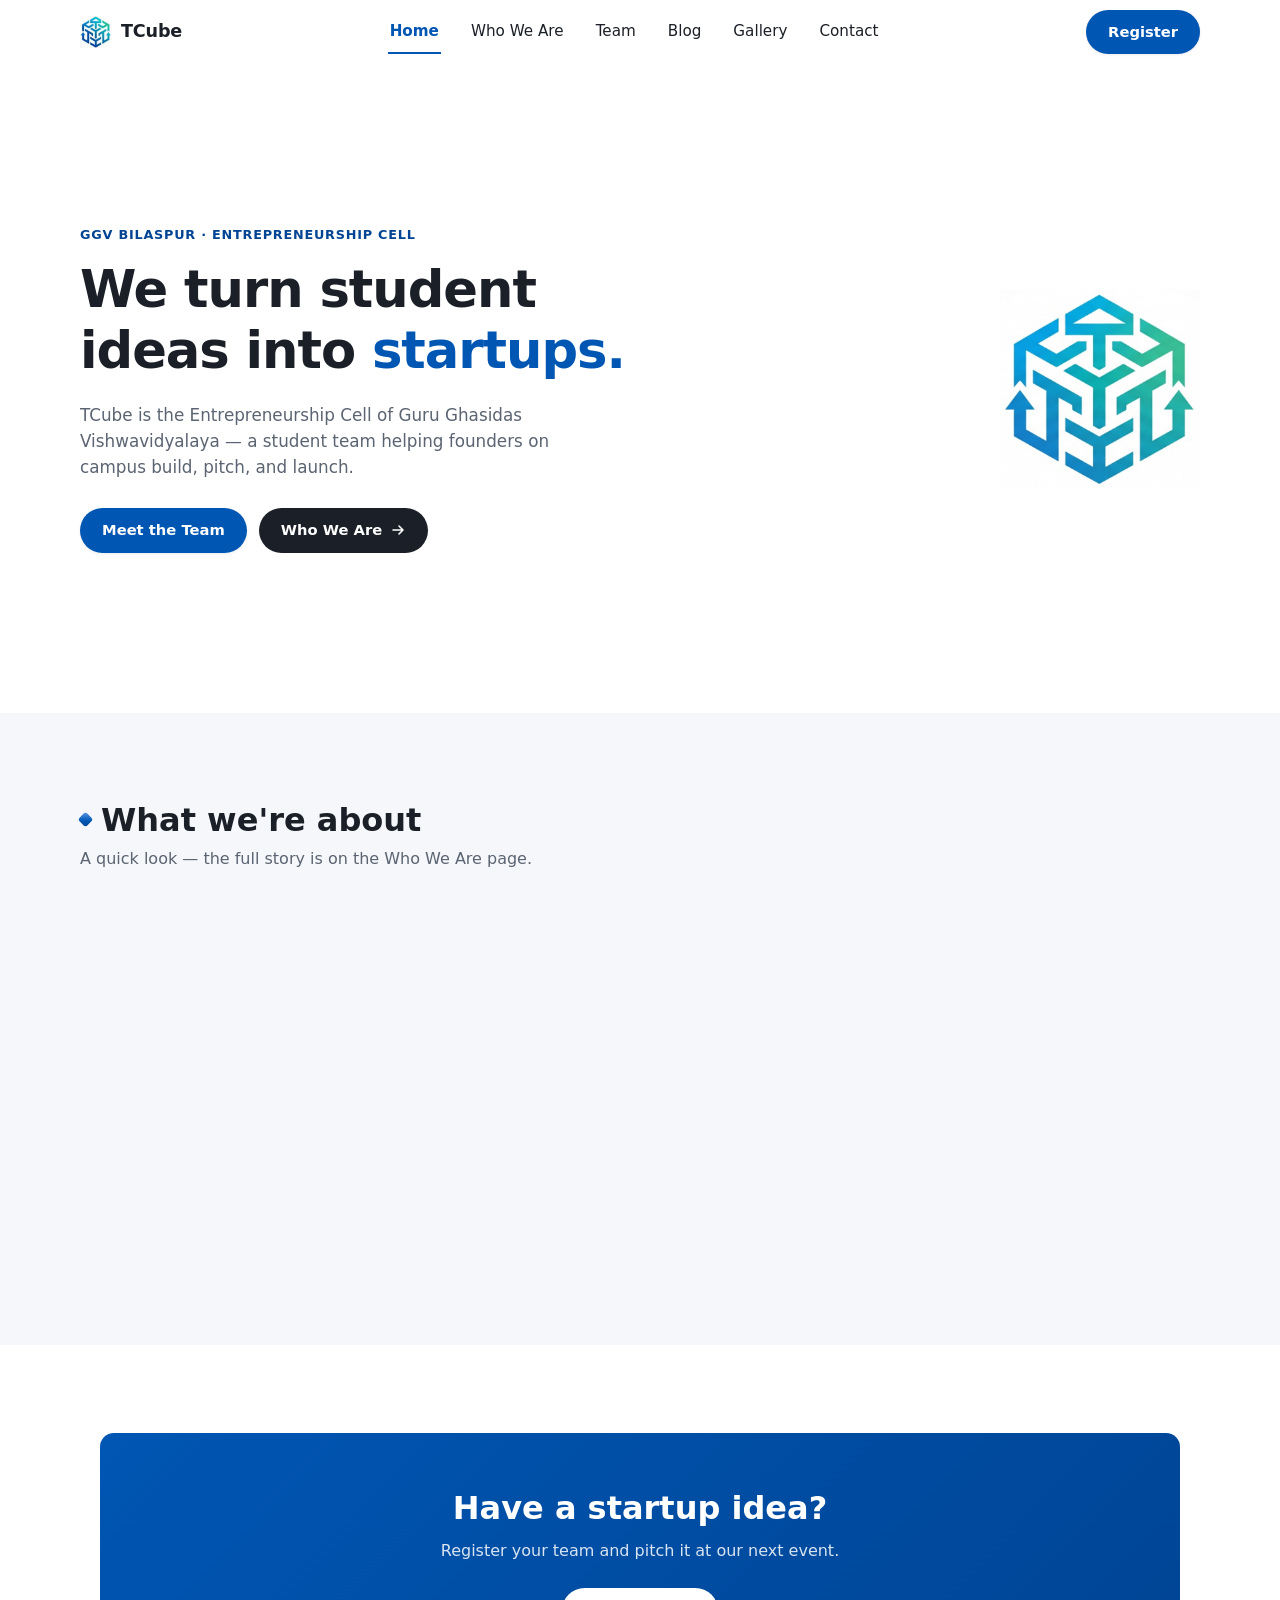
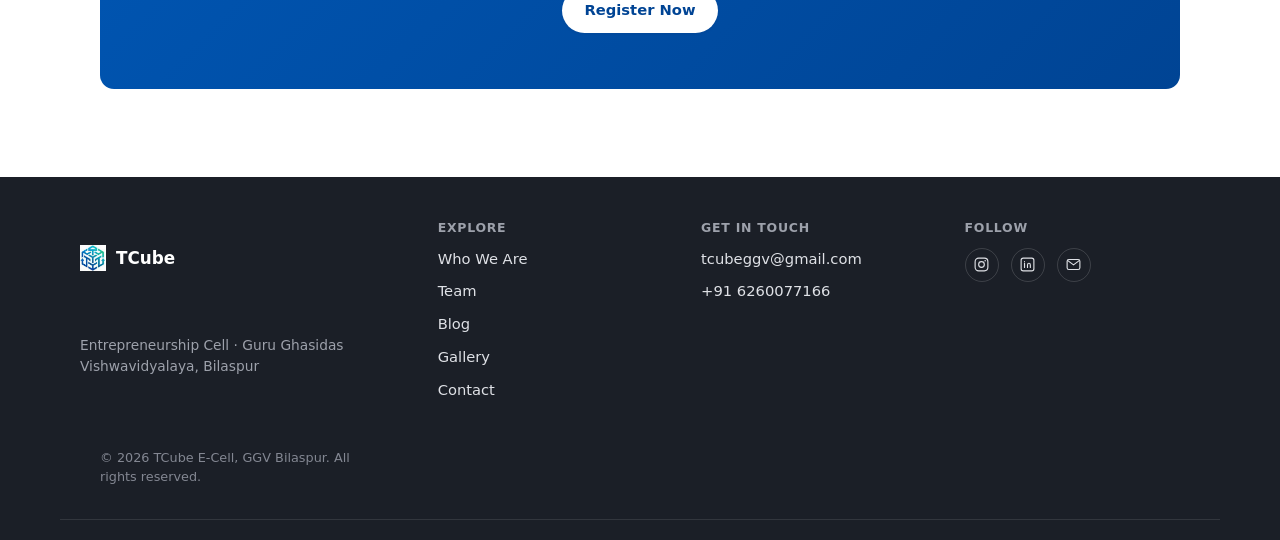
<file: index.html>
<!DOCTYPE html>
<html lang="en">
<head>
  <meta charset="UTF-8" />
  <meta name="viewport" content="width=device-width, initial-scale=1.0" />
  <title>Home | TCube E-Cell</title>
  <meta name="description" content="TCube is the Entrepreneurship Cell of Guru Ghasidas Vishwavidyalaya, helping student founders build and launch." />

  <!-- Security: restrict what this page is allowed to load/run.
       Update the relevant -src list here if a new external service
       is added later. This same policy is repeated on every page,
       so a change needs to be made on all of them. -->
  <meta http-equiv="Content-Security-Policy" content="default-src 'self'; img-src 'self' data:; style-src 'self'; font-src 'self'; script-src 'self'; connect-src 'self' https://api.web3forms.com; form-action 'self' https://api.web3forms.com; object-src 'none'; base-uri 'self'; frame-ancestors 'none';" />
  <meta name="referrer" content="strict-origin-when-cross-origin" />

  <link rel="icon" type="image/svg+xml" href="assets/logo.jpg" />
  <link rel="stylesheet" href="css/style.css" />
</head>
<body>

  <a class="skip-link" href="#main">Skip to content</a>

  <header class="site-header" id="siteHeader">
    <div class="wrap header-inner">
      <a href="index.html" class="brand" aria-label="TCube home">
        <img src="assets/logo.jpg" alt="" class="brand-mark" width="32" height="32" />
        <span class="brand-name">TCube</span>
      </a>

      <nav class="site-nav" id="siteNav" aria-label="Primary">
        <a href="index.html" aria-current="page">Home</a>
        <a href="pages/about.html">Who We Are</a>
        <a href="pages/team.html">Team</a>
        <a href="pages/blog.html">Blog</a>
        <a href="pages/gallery.html">Gallery</a>
        <a href="pages/contact.html">Contact</a>
      </nav>

      <div class="header-actions">
        <a class="btn btn-primary header-register"
           href="https://tcubeggv.github.io/registartion-form/"
           target="_blank" rel="noopener noreferrer">
          Register
        </a>
        <button class="nav-toggle" id="navToggle" aria-label="Toggle menu" aria-expanded="false" aria-controls="siteNav">
          <span></span><span></span><span></span>
        </button>
      </div>
    </div>
  </header>

  <main id="main">
    <section class="hero" id="top">
      <div class="wrap hero-inner">
        <div class="hero-copy">
          <p class="eyebrow">GGV Bilaspur &middot; Entrepreneurship Cell</p>
          <h1>We turn student ideas into <span class="accent-text">startups.</span></h1>
          <p class="hero-sub">
            TCube is the Entrepreneurship Cell of Guru Ghasidas Vishwavidyalaya —
            a student team helping founders on campus build, pitch, and launch.
          </p>
          <div class="hero-ctas">
            <a class="btn btn-primary" href="pages/team.html">Meet the Team</a>
            <a class="btn btn-ghost" href="pages/about.html">
              Who We Are
              <svg width="16" height="16" viewBox="0 0 16 16" fill="none" aria-hidden="true">
                <path d="M3 8h10M9 4l4 4-4 4" stroke="currentColor" stroke-width="1.6" stroke-linecap="round" stroke-linejoin="round"/>
              </svg>
            </a>
          </div>
        </div>

        <div class="hero-graphic" aria-hidden="true">
          <img src="assets/hero-section-cube.png" alt="TCube" width="200" height="200" />
        </div>
      </div>
    </section>

    <section class="highlights">
      <div class="wrap">
        <div class="section-head">
          <span class="section-mark" aria-hidden="true"></span>
          <h2>What we're about</h2>
        </div>
        <p class="section-sub">A quick look — the full story is on the Who We Are page.</p>

        <div class="highlight-grid">
          <div class="highlight-card">
            <div class="icon-badge" aria-hidden="true">
              <svg width="20" height="20" viewBox="0 0 24 24" fill="none"><path d="M12 3v3M12 18v3M4.2 4.2l2.1 2.1M17.7 17.7l2.1 2.1M3 12h3M18 12h3M4.2 19.8l2.1-2.1M17.7 6.3l2.1-2.1" stroke="currentColor" stroke-width="1.6" stroke-linecap="round"/><circle cx="12" cy="12" r="4.2" stroke="currentColor" stroke-width="1.6"/></svg>
            </div>
            <h3>Ideation Support</h3>
            <p>Turning early, half-formed ideas into something you can actually pitch.</p>
          </div>
          <div class="highlight-card">
            <div class="icon-badge" aria-hidden="true">
              <svg width="20" height="20" viewBox="0 0 24 24" fill="none"><path d="M4 19V10M11 19V5M18 19v-7" stroke="currentColor" stroke-width="1.8" stroke-linecap="round"/></svg>
            </div>
            <h3>Events &amp; Workshops</h3>
            <p>Ideathons, bootcamps, and speaker sessions through the year.</p>
          </div>
          <div class="highlight-card">
            <div class="icon-badge" aria-hidden="true">
              <svg width="20" height="20" viewBox="0 0 24 24" fill="none"><circle cx="8" cy="9" r="3" stroke="currentColor" stroke-width="1.6"/><circle cx="17" cy="9" r="2.4" stroke="currentColor" stroke-width="1.6"/><path d="M3 19c0-2.8 2.2-5 5-5s5 2.2 5 5M14.5 14.3c2.3.2 4.5 2.1 4.5 4.7" stroke="currentColor" stroke-width="1.6" stroke-linecap="round"/></svg>
            </div>
            <h3>Networking</h3>
            <p>Connecting founders on campus with mentors, alumni, and peers.</p>
          </div>
        </div>
      </div>
    </section>

    <section class="cta-strip">
      <div class="wrap">
        <div class="cta-band">
          <h2>Have a startup idea?</h2>
          <p>Register your team and pitch it at our next event.</p>
          <a class="btn btn-primary" href="https://tcubeggv.github.io/registartion-form/" target="_blank" rel="noopener noreferrer">Register Now</a>
        </div>
      </div>
    </section>

  </main>

  <footer class="site-footer">
    <div class="wrap footer-inner">
      <div class="footer-brand">
        <img src="assets/logo.jpg" alt="" width="26" height="26" />
        <span>TCube</span>
        <p>Entrepreneurship Cell &middot; Guru Ghasidas Vishwavidyalaya, Bilaspur</p>
      </div>

    <div class="footer-duo">
      <div class="footer-links">
        <h3>Explore</h3>
        <a href="pages/about.html">Who We Are</a>
        <a href="pages/team.html">Team</a>
        <a href="pages/blog.html">Blog</a>
        <a href="pages/gallery.html">Gallery</a>
        <a href="pages/contact.html">Contact</a>
      </div>

      <div class="footer-contact">
        <h3>Get in touch</h3>
        <a href="mailto:tcubeggv@gmail.com">tcubeggv@gmail.com</a>
        <a href="tel:+916260077166">+91 6260077166</a>
      </div>

      <div class="footer-socials">
        <h3>Follow</h3>
        <div class="social-row">
          <a href="https://www.instagram.com/ecell.ggv" target="_blank" rel="noopener noreferrer" aria-label="Instagram">
            <svg width="17" height="17" viewBox="0 0 24 24" fill="none" aria-hidden="true"><rect x="3" y="3" width="18" height="18" rx="5" stroke="currentColor" stroke-width="1.6"/><circle cx="12" cy="12" r="4" stroke="currentColor" stroke-width="1.6"/><circle cx="17.2" cy="6.8" r="1.1" fill="currentColor"/></svg>
          </a>
          <a href="https://www.linkedin.com/in/tcube-ggv-98ab51433/" target="_blank" rel="noopener noreferrer" aria-label="LinkedIn">
            <svg width="17" height="17" viewBox="0 0 24 24" fill="none" aria-hidden="true"><rect x="3" y="3" width="18" height="18" rx="3" stroke="currentColor" stroke-width="1.6"/><path d="M7.8 10v6.2M7.8 7.7v.01M12 16.2v-3.6c0-1.3.9-2.3 2.1-2.3 1.2 0 1.9.9 1.9 2.3v3.6" stroke="currentColor" stroke-width="1.6" stroke-linecap="round"/></svg>
          </a>
          <a href="mailto:tcubeggv@gmail.com" aria-label="Email">
            <svg width="17" height="17" viewBox="0 0 24 24" fill="none" aria-hidden="true"><rect x="3" y="5" width="18" height="14" rx="2.5" stroke="currentColor" stroke-width="1.6"/><path d="M4 6.5l8 6 8-6" stroke="currentColor" stroke-width="1.6" stroke-linecap="round" stroke-linejoin="round"/></svg>
          </a>
        </div>
      </div>
    </div>
    
    <div class="wrap footer-bottom">
      <p>&copy; <span id="year"></span> TCube E-Cell, GGV Bilaspur. All rights reserved.</p>
    </div>
  </footer>

  <script src="js/script.js"></script>
</body>
</html>
</file>
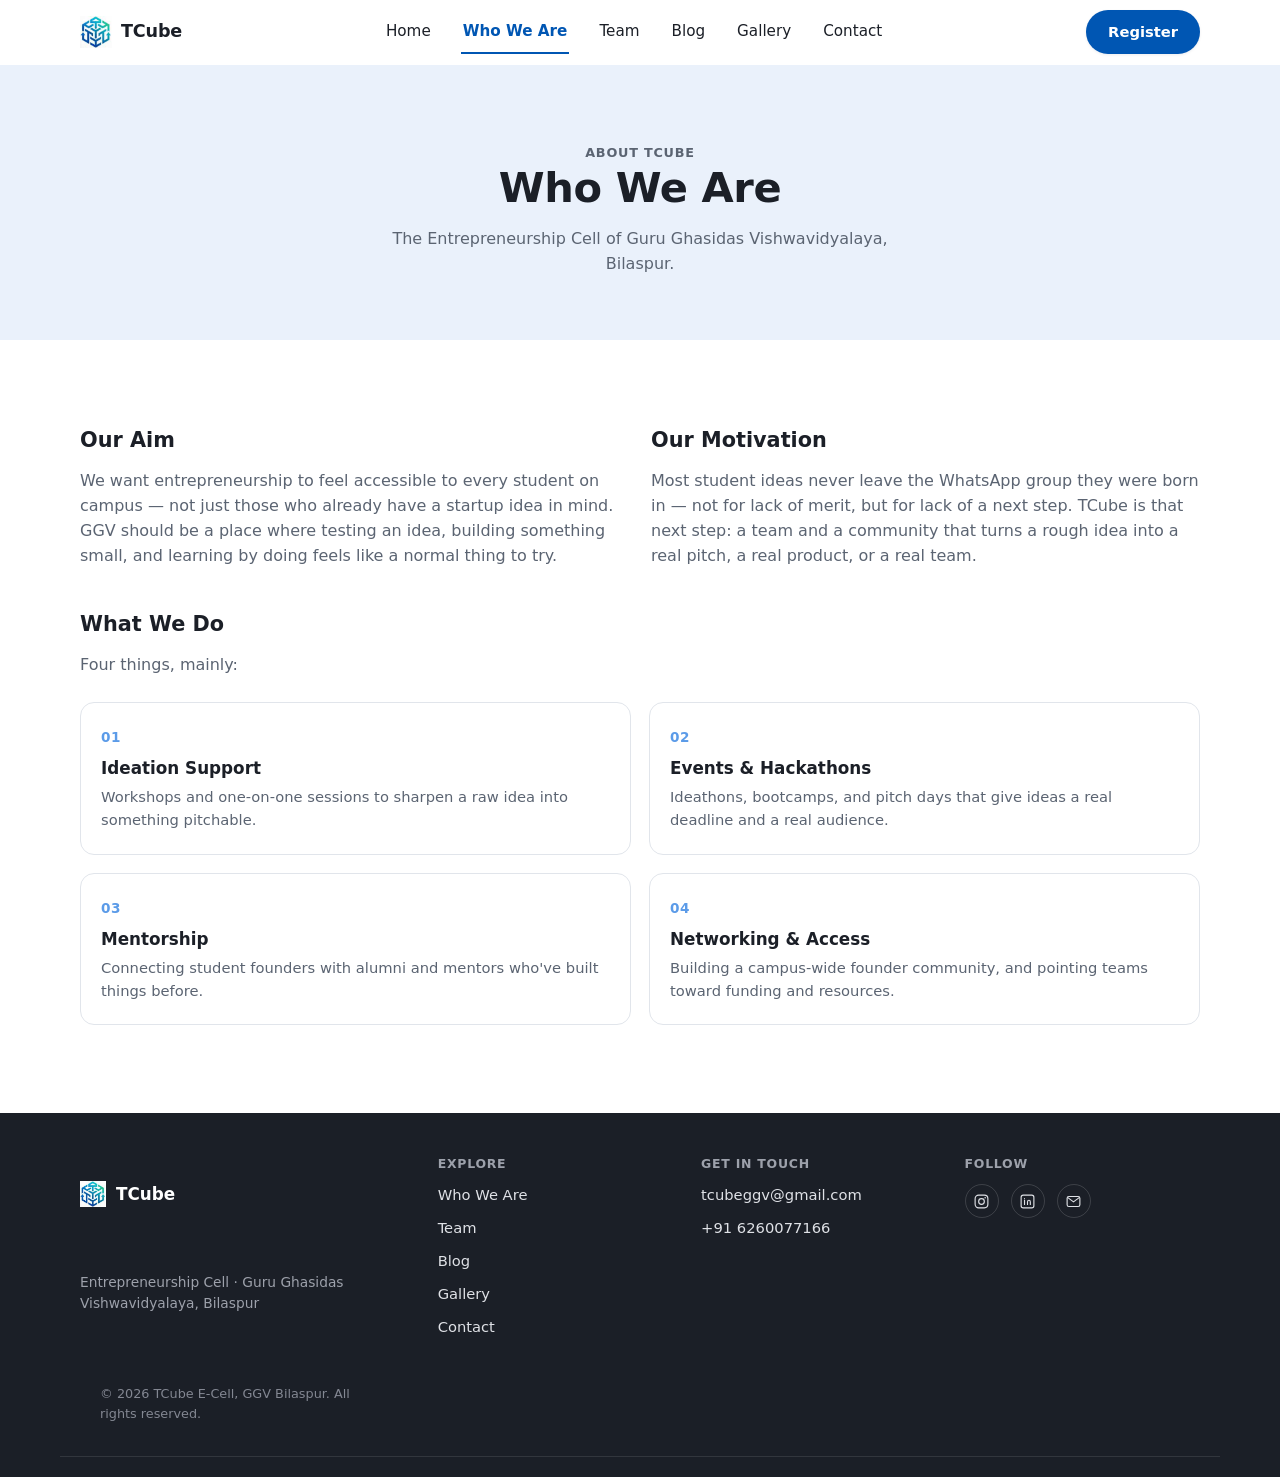
<file: pages/about.html>
<!DOCTYPE html>
<html lang="en">
<head>
  <meta charset="UTF-8" />
  <meta name="viewport" content="width=device-width, initial-scale=1.0" />
  <title>Who We Are | TCube E-Cell</title>
  <meta name="description" content="The aim, motivation, and work of TCube — the Entrepreneurship Cell of Guru Ghasidas Vishwavidyalaya." />

  <!-- Security: restrict what this page is allowed to load/run.
       Update the relevant -src list here if a new external service
       is added later. This same policy is repeated on every page,
       so a change needs to be made on all of them. -->
  <meta http-equiv="Content-Security-Policy" content="default-src 'self'; img-src 'self' data:; style-src 'self'; font-src 'self'; script-src 'self'; connect-src 'self' https://api.web3forms.com; form-action 'self' https://api.web3forms.com; object-src 'none'; base-uri 'self'; frame-ancestors 'none';" />
  <meta name="referrer" content="strict-origin-when-cross-origin" />

  <link rel="icon" type="image/svg+xml" href="../assets/logo.jpg" />
  <link rel="stylesheet" href="../css/style.css" />
</head>
<body>

  <a class="skip-link" href="#main">Skip to content</a>

  <header class="site-header" id="siteHeader">
    <div class="wrap header-inner">
      <a href="../index.html" class="brand" aria-label="TCube home">
        <img src="../assets/logo.jpg" alt="" class="brand-mark" width="32" height="32" />
        <span class="brand-name">TCube</span>
      </a>

      <nav class="site-nav" id="siteNav" aria-label="Primary">
        <a href="../index.html">Home</a>
        <a href="about.html" aria-current="page">Who We Are</a>
        <a href="team.html">Team</a>
        <a href="blog.html">Blog</a>
        <a href="gallery.html">Gallery</a>
        <a href="contact.html">Contact</a>
      </nav>

      <div class="header-actions">
        <a class="btn btn-primary header-register"
           href="https://tcubeggv.github.io/registartion-form/"
           target="_blank" rel="noopener noreferrer">
          Register
        </a>
        <button class="nav-toggle" id="navToggle" aria-label="Toggle menu" aria-expanded="false" aria-controls="siteNav">
          <span></span><span></span><span></span>
        </button>
      </div>
    </div>
  </header>

  <main id="main">
    <div class="page-header">
      <div class="wrap">
        <p class="eyebrow">About TCube</p>
        <h1>Who We Are</h1>
        <p>The Entrepreneurship Cell of Guru Ghasidas Vishwavidyalaya, Bilaspur.</p>
      </div>
    </div>

    <section class="about-page">
      <div class="wrap">
        <div class="about-duo">
          <div class="about-block">
            <h2>Our Aim</h2>
            <p>
              We want entrepreneurship to feel accessible to every student on
              campus — not just those who already have a startup idea in mind.
              GGV should be a place where testing an idea, building something
              small, and learning by doing feels like a normal thing to try.
            </p>
          </div>
          <div class="about-block">
            <h2>Our Motivation</h2>
            <p>
              Most student ideas never leave the WhatsApp group they were born
              in — not for lack of merit, but for lack of a next step. TCube is
              that next step: a team and a community that turns a rough idea
              into a real pitch, a real product, or a real team.
            </p>
          </div>
        </div>

        <div class="about-block">
          <h2>What We Do</h2>
          <p>Four things, mainly:</p>
        </div>

        <div class="pillars-grid">
          <div class="pillar-card">
            <span class="pillar-index">01</span>
            <h3>Ideation Support</h3>
            <p>Workshops and one-on-one sessions to sharpen a raw idea into something pitchable.</p>
          </div>
          <div class="pillar-card">
            <span class="pillar-index">02</span>
            <h3>Events &amp; Hackathons</h3>
            <p>Ideathons, bootcamps, and pitch days that give ideas a real deadline and a real audience.</p>
          </div>
          <div class="pillar-card">
            <span class="pillar-index">03</span>
            <h3>Mentorship</h3>
            <p>Connecting student founders with alumni and mentors who've built things before.</p>
          </div>
          <div class="pillar-card">
            <span class="pillar-index">04</span>
            <h3>Networking &amp; Access</h3>
            <p>Building a campus-wide founder community, and pointing teams toward funding and resources.</p>
          </div>
        </div>
      </div>
    </section>

  </main>

  <footer class="site-footer">
    <div class="wrap footer-inner">
      <div class="footer-brand">
        <img src="../assets/logo.jpg" alt="" width="26" height="26" />
        <span>TCube</span>
        <p>Entrepreneurship Cell &middot; Guru Ghasidas Vishwavidyalaya, Bilaspur</p>
      </div>

    <div class="footer-duo">
      <div class="footer-links">
        <h3>Explore</h3>
        <a href="pages/about.html">Who We Are</a>
        <a href="pages/team.html">Team</a>
        <a href="pages/blog.html">Blog</a>
        <a href="pages/gallery.html">Gallery</a>
        <a href="pages/contact.html">Contact</a>
      </div>

      <div class="footer-contact">
        <h3>Get in touch</h3>
        <a href="mailto:tcubeggv@gmail.com">tcubeggv@gmail.com</a>
        <a href="tel:+916260077166">+91 6260077166</a>
      </div>

      <div class="footer-socials">
        <h3>Follow</h3>
        <div class="social-row">
          <a href="https://www.instagram.com/ecell.ggv" target="_blank" rel="noopener noreferrer" aria-label="Instagram">
            <svg width="17" height="17" viewBox="0 0 24 24" fill="none" aria-hidden="true"><rect x="3" y="3" width="18" height="18" rx="5" stroke="currentColor" stroke-width="1.6"/><circle cx="12" cy="12" r="4" stroke="currentColor" stroke-width="1.6"/><circle cx="17.2" cy="6.8" r="1.1" fill="currentColor"/></svg>
          </a>
          <a href="https://www.linkedin.com/in/tcube-ggv-98ab51433/" target="_blank" rel="noopener noreferrer" aria-label="LinkedIn">
            <svg width="17" height="17" viewBox="0 0 24 24" fill="none" aria-hidden="true"><rect x="3" y="3" width="18" height="18" rx="3" stroke="currentColor" stroke-width="1.6"/><path d="M7.8 10v6.2M7.8 7.7v.01M12 16.2v-3.6c0-1.3.9-2.3 2.1-2.3 1.2 0 1.9.9 1.9 2.3v3.6" stroke="currentColor" stroke-width="1.6" stroke-linecap="round"/></svg>
          </a>
          <a href="mailto:tcubeggv@gmail.com" aria-label="Email">
            <svg width="17" height="17" viewBox="0 0 24 24" fill="none" aria-hidden="true"><rect x="3" y="5" width="18" height="14" rx="2.5" stroke="currentColor" stroke-width="1.6"/><path d="M4 6.5l8 6 8-6" stroke="currentColor" stroke-width="1.6" stroke-linecap="round" stroke-linejoin="round"/></svg>
          </a>
        </div>
      </div>
    </div>
    
    <div class="wrap footer-bottom">
      <p>&copy; <span id="year"></span> TCube E-Cell, GGV Bilaspur. All rights reserved.</p>
    </div>
  </footer>

  <script src="../js/script.js"></script>
</body>
</html>
</file>
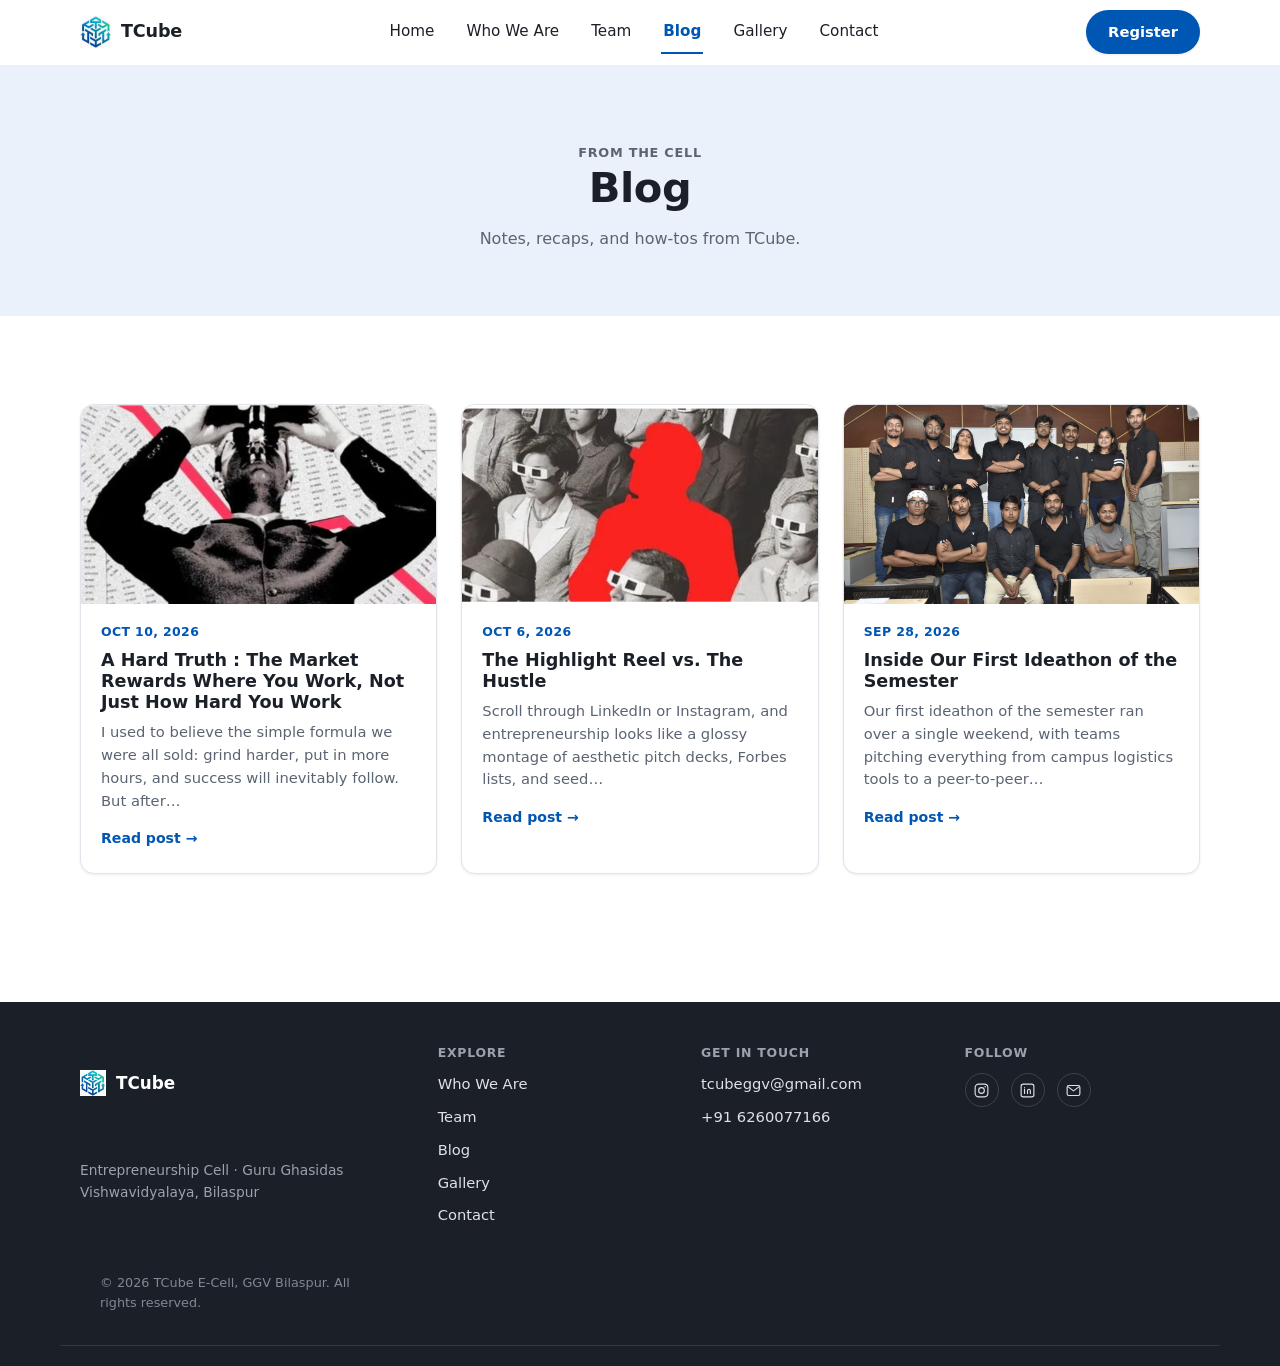
<file: pages/blog.html>
<!DOCTYPE html>
<html lang="en">
<head>
  <meta charset="UTF-8" />
  <meta name="viewport" content="width=device-width, initial-scale=1.0" />
  <title>Blog | TCube E-Cell</title>
  <meta name="description" content="Notes, event recaps, and how-tos from TCube, the Entrepreneurship Cell of GGV Bilaspur." />

  <!-- Security: restrict what this page is allowed to load/run.
       Update the relevant -src list here if a new external service
       is added later. This same policy is repeated on every page,
       so a change needs to be made on all of them. -->
  <meta http-equiv="Content-Security-Policy" content="default-src 'self'; img-src 'self' data:; style-src 'self'; font-src 'self'; script-src 'self'; connect-src 'self' https://api.web3forms.com; form-action 'self' https://api.web3forms.com; object-src 'none'; base-uri 'self'; frame-ancestors 'none';" />
  <meta name="referrer" content="strict-origin-when-cross-origin" />

  <link rel="icon" type="image/svg+xml" href="../assets/logo.jpg" />
  <link rel="stylesheet" href="../css/style.css" />
</head>
<body>

  <a class="skip-link" href="#main">Skip to content</a>

  <header class="site-header" id="siteHeader">
    <div class="wrap header-inner">
      <a href="../index.html" class="brand" aria-label="TCube home">
        <img src="../assets/logo.jpg" alt="" class="brand-mark" width="32" height="32" />
        <span class="brand-name">TCube</span>
      </a>

      <nav class="site-nav" id="siteNav" aria-label="Primary">
        <a href="../index.html">Home</a>
        <a href="about.html">Who We Are</a>
        <a href="team.html">Team</a>
        <a href="blog.html" aria-current="page">Blog</a>
        <a href="gallery.html">Gallery</a>
        <a href="contact.html">Contact</a>
      </nav>

      <div class="header-actions">
        <a class="btn btn-primary header-register"
           href="https://tcubeggv.github.io/registartion-form/"
           target="_blank" rel="noopener noreferrer">
          Register
        </a>
        <button class="nav-toggle" id="navToggle" aria-label="Toggle menu" aria-expanded="false" aria-controls="siteNav">
          <span></span><span></span><span></span>
        </button>
      </div>
    </div>
  </header>

  <main id="main">
    <div class="page-header">
      <div class="wrap">
        <p class="eyebrow">From the Cell</p>
        <h1>Blog</h1>
        <p>Notes, recaps, and how-tos from TCube.</p>
      </div>
    </div>

    <section class="blog" id="blog">
      <div class="wrap">
        <div class="blog-grid" id="blogGrid">
          <!-- Rendered from js/data.js (BLOG_POSTS) -->
        </div>
        <nav class="pagination" id="blogPagination" aria-label="Blog pages"></nav>
      </div>
    </section>

  </main>

  <footer class="site-footer">
    <div class="wrap footer-inner">
      <div class="footer-brand">
        <img src="../assets/logo.jpg" alt="" width="26" height="26" />
        <span>TCube</span>
        <p>Entrepreneurship Cell &middot; Guru Ghasidas Vishwavidyalaya, Bilaspur</p>
      </div>

    <div class="footer-duo">
      <div class="footer-links">
        <h3>Explore</h3>
        <a href="pages/about.html">Who We Are</a>
        <a href="pages/team.html">Team</a>
        <a href="pages/blog.html">Blog</a>
        <a href="pages/gallery.html">Gallery</a>
        <a href="pages/contact.html">Contact</a>
      </div>

      <div class="footer-contact">
        <h3>Get in touch</h3>
        <a href="mailto:tcubeggv@gmail.com">tcubeggv@gmail.com</a>
        <a href="tel:+916260077166">+91 6260077166</a>
      </div>

      <div class="footer-socials">
        <h3>Follow</h3>
        <div class="social-row">
          <a href="https://www.instagram.com/ecell.ggv" target="_blank" rel="noopener noreferrer" aria-label="Instagram">
            <svg width="17" height="17" viewBox="0 0 24 24" fill="none" aria-hidden="true"><rect x="3" y="3" width="18" height="18" rx="5" stroke="currentColor" stroke-width="1.6"/><circle cx="12" cy="12" r="4" stroke="currentColor" stroke-width="1.6"/><circle cx="17.2" cy="6.8" r="1.1" fill="currentColor"/></svg>
          </a>
          <a href="https://www.linkedin.com/in/tcube-ggv-98ab51433/" target="_blank" rel="noopener noreferrer" aria-label="LinkedIn">
            <svg width="17" height="17" viewBox="0 0 24 24" fill="none" aria-hidden="true"><rect x="3" y="3" width="18" height="18" rx="3" stroke="currentColor" stroke-width="1.6"/><path d="M7.8 10v6.2M7.8 7.7v.01M12 16.2v-3.6c0-1.3.9-2.3 2.1-2.3 1.2 0 1.9.9 1.9 2.3v3.6" stroke="currentColor" stroke-width="1.6" stroke-linecap="round"/></svg>
          </a>
          <a href="mailto:tcubeggv@gmail.com" aria-label="Email">
            <svg width="17" height="17" viewBox="0 0 24 24" fill="none" aria-hidden="true"><rect x="3" y="5" width="18" height="14" rx="2.5" stroke="currentColor" stroke-width="1.6"/><path d="M4 6.5l8 6 8-6" stroke="currentColor" stroke-width="1.6" stroke-linecap="round" stroke-linejoin="round"/></svg>
          </a>
        </div>
      </div>
    </div>
    
    <div class="wrap footer-bottom">
      <p>&copy; <span id="year"></span> TCube E-Cell, GGV Bilaspur. All rights reserved.</p>
    </div>
  </footer>

  <script src="../js/data.js"></script>
  <script src="../js/script.js"></script>
</body>
</html>
</file>
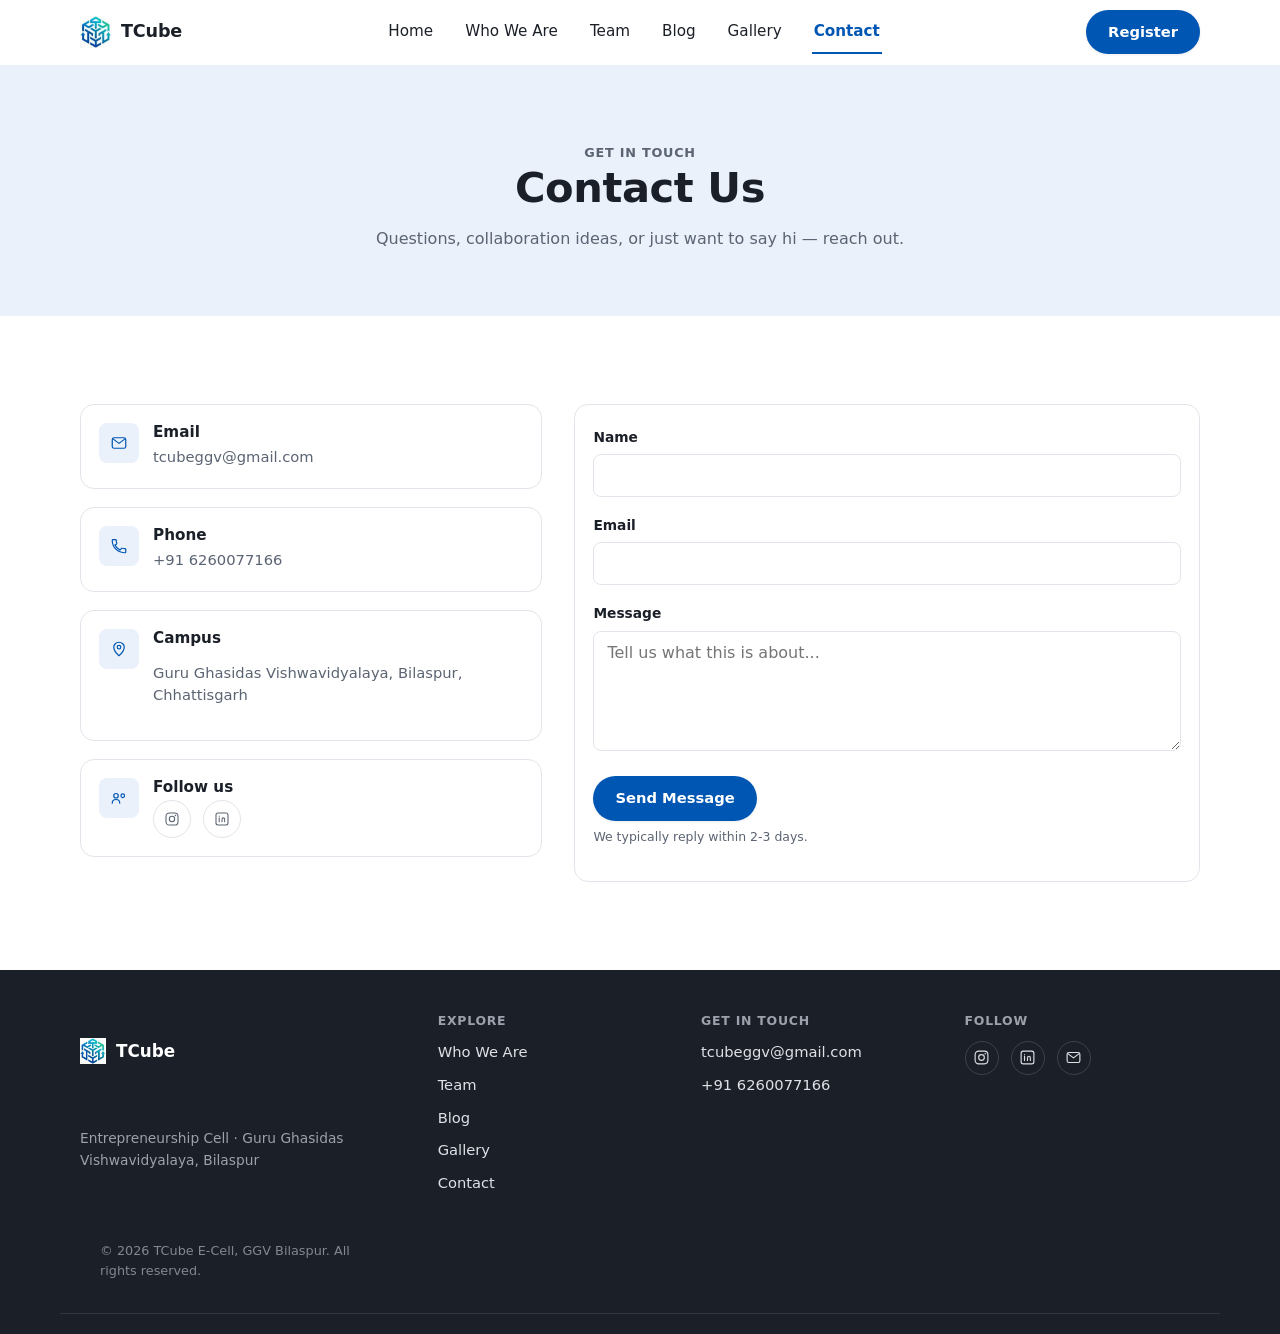
<file: pages/contact.html>
<!DOCTYPE html>
<html lang="en">
<head>
  <meta charset="UTF-8" />
  <meta name="viewport" content="width=device-width, initial-scale=1.0" />
  <title>Contact | TCube E-Cell</title>
  <meta name="description" content="Get in touch with TCube — the Entrepreneurship Cell of GGV Bilaspur." />

  <!-- Security: restrict what this page is allowed to load/run.
       Update the relevant -src list here if a new external service
       is added later. This same policy is repeated on every page,
       so a change needs to be made on all of them. -->
  <meta http-equiv="Content-Security-Policy" content="default-src 'self'; img-src 'self' data:; style-src 'self'; font-src 'self'; script-src 'self'; connect-src 'self' https://api.web3forms.com; form-action 'self' https://api.web3forms.com; object-src 'none'; base-uri 'self'; frame-ancestors 'none';" />
  <meta name="referrer" content="strict-origin-when-cross-origin" />

  <link rel="icon" type="image/svg+xml" href="../assets/logo.jpg" />
  <link rel="stylesheet" href="../css/style.css" />
</head>
<body>

  <a class="skip-link" href="#main">Skip to content</a>

  <header class="site-header" id="siteHeader">
    <div class="wrap header-inner">
      <a href="../index.html" class="brand" aria-label="TCube home">
        <img src="../assets/logo.jpg" alt="" class="brand-mark" width="32" height="32" />
        <span class="brand-name">TCube</span>
      </a>

      <nav class="site-nav" id="siteNav" aria-label="Primary">
        <a href="../index.html">Home</a>
        <a href="about.html">Who We Are</a>
        <a href="team.html">Team</a>
        <a href="blog.html">Blog</a>
        <a href="gallery.html">Gallery</a>
        <a href="contact.html" aria-current="page">Contact</a>
      </nav>

      <div class="header-actions">
        <a class="btn btn-primary header-register"
           href="https://tcubeggv.github.io/registartion-form/"
           target="_blank" rel="noopener noreferrer">
          Register
        </a>
        <button class="nav-toggle" id="navToggle" aria-label="Toggle menu" aria-expanded="false" aria-controls="siteNav">
          <span></span><span></span><span></span>
        </button>
      </div>
    </div>
  </header>

  <main id="main">
    <div class="page-header">
      <div class="wrap">
        <p class="eyebrow">Get in Touch</p>
        <h1>Contact Us</h1>
        <p>Questions, collaboration ideas, or just want to say hi — reach out.</p>
      </div>
    </div>

    <section class="contact-page">
      <div class="wrap">
        <div class="contact-layout">

          <div class="contact-info">
            <div class="contact-info-card">
              <div class="icon-badge" aria-hidden="true">
                <svg width="18" height="18" viewBox="0 0 24 24" fill="none"><rect x="3" y="5" width="18" height="14" rx="2.5" stroke="currentColor" stroke-width="1.6"/><path d="M4 6.5l8 6 8-6" stroke="currentColor" stroke-width="1.6" stroke-linecap="round" stroke-linejoin="round"/></svg>
              </div>
              <div>
                <h3>Email</h3>
                <a href="mailto:tcubeggv@gmail.com">tcubeggv@gmail.com</a>
              </div>
            </div>

            <div class="contact-info-card">
              <div class="icon-badge" aria-hidden="true">
                <svg width="18" height="18" viewBox="0 0 24 24" fill="none"><path d="M6.6 10.8c1.4 2.8 3.8 5.1 6.6 6.6l2.2-2.2c.3-.3.7-.4 1-.2 1.1.4 2.3.6 3.6.6.6 0 1 .4 1 1V20c0 .6-.4 1-1 1C10.4 21 3 13.6 3 4.6c0-.6.4-1 1-1h3.4c.6 0 1 .4 1 1 0 1.3.2 2.5.6 3.6.1.4 0 .8-.2 1L6.6 10.8z" stroke="currentColor" stroke-width="1.6" stroke-linejoin="round"/></svg>
              </div>
              <div>
                <h3>Phone</h3>
                <a href="tel:+916260077166">+91 6260077166</a>
              </div>
            </div>

            <div class="contact-info-card">
              <div class="icon-badge" aria-hidden="true">
                <svg width="18" height="18" viewBox="0 0 24 24" fill="none"><path d="M12 21s-7-6.1-7-11.3C5 6 8.1 3 12 3s7 3 7 6.7C19 14.9 12 21 12 21z" stroke="currentColor" stroke-width="1.6" stroke-linejoin="round"/><circle cx="12" cy="9.5" r="2.4" stroke="currentColor" stroke-width="1.6"/></svg>
              </div>
              <div>
                <h3>Campus</h3>
                <p>Guru Ghasidas Vishwavidyalaya, Bilaspur, Chhattisgarh</p>
              </div>
            </div>

            <div class="contact-info-card">
              <div class="icon-badge" aria-hidden="true">
                <svg width="18" height="18" viewBox="0 0 24 24" fill="none"><circle cx="8" cy="9" r="3" stroke="currentColor" stroke-width="1.6"/><circle cx="17" cy="9" r="2.4" stroke="currentColor" stroke-width="1.6"/><path d="M3 19c0-2.8 2.2-5 5-5s5 2.2 5 5" stroke="currentColor" stroke-width="1.6" stroke-linecap="round"/></svg>
              </div>
              <div>
                <h3>Follow us</h3>
                <div class="contact-socials">
                  <a href="#" target="_blank" rel="noopener noreferrer" aria-label="Instagram">
                    <svg width="16" height="16" viewBox="0 0 24 24" fill="none" aria-hidden="true"><rect x="3" y="3" width="18" height="18" rx="5" stroke="currentColor" stroke-width="1.6"/><circle cx="12" cy="12" r="4" stroke="currentColor" stroke-width="1.6"/><circle cx="17.2" cy="6.8" r="1.1" fill="currentColor"/></svg>
                  </a>
                  <a href="#" target="_blank" rel="noopener noreferrer" aria-label="LinkedIn">
                    <svg width="16" height="16" viewBox="0 0 24 24" fill="none" aria-hidden="true"><rect x="3" y="3" width="18" height="18" rx="3" stroke="currentColor" stroke-width="1.6"/><path d="M7.8 10v6.2M7.8 7.7v.01M12 16.2v-3.6c0-1.3.9-2.3 2.1-2.3 1.2 0 1.9.9 1.9 2.3v3.6" stroke="currentColor" stroke-width="1.6" stroke-linecap="round"/></svg>
                  </a>
                </div>
              </div>
            </div>
          </div>

          <form class="contact-form" id="contactForm" method="POST" action="https://api.web3forms.com/submit">
            <!--
              1. Get a free access key at https://web3forms.com (just enter
                 your E-Cell email — no account needed).
              2. Paste it below, replacing YOUR_WEB3FORMS_ACCESS_KEY_HERE.
              Until you do, the form will show a friendly "not set up yet"
              message instead of silently failing.
            -->
            <input type="hidden" name="access_key" value="d9d8ae6c-cc44-483e-a1ec-b49aed9ba713" />
            <input type="hidden" name="subject" value="New enquiry from TCube website" />
            <input type="hidden" name="from_name" value="TCube Website" />

            <!-- honeypot anti-spam field: real visitors never see or fill this -->
            <div class="hp-field" aria-hidden="true">
              <label for="botcheck">Leave this field empty</label>
              <input type="text" id="botcheck" name="botcheck" tabindex="-1" autocomplete="off" />
            </div>

            <div class="form-row">
              <label for="name">Name</label>
              <input type="text" id="name" name="name" required autocomplete="name" />
            </div>

            <div class="form-row">
              <label for="email">Email</label>
              <input type="email" id="email" name="email" required autocomplete="email" />
            </div>

            <div class="form-row">
              <label for="message">Message</label>
              <textarea id="message" name="message" required placeholder="Tell us what this is about..."></textarea>
            </div>

            <button type="submit" class="btn btn-primary">Send Message</button>
            <p class="form-hint">We typically reply within 2-3 days.</p>

            <div class="form-status" id="formStatus" aria-live="polite"></div>

            <noscript>
              <p class="form-hint">
                JavaScript is off, so this form will submit normally and
                redirect you to a confirmation page. You can also email us
                directly at tcubeggv@gmail.com.
              </p>
            </noscript>
          </form>

        </div>
      </div>
    </section>

  </main>

  <footer class="site-footer">
    <div class="wrap footer-inner">
      <div class="footer-brand">
        <img src="../assets/logo.jpg" alt="" width="26" height="26" />
        <span>TCube</span>
        <p>Entrepreneurship Cell &middot; Guru Ghasidas Vishwavidyalaya, Bilaspur</p>
      </div>

    <div class="footer-duo">
      <div class="footer-links">
        <h3>Explore</h3>
        <a href="pages/about.html">Who We Are</a>
        <a href="pages/team.html">Team</a>
        <a href="pages/blog.html">Blog</a>
        <a href="pages/gallery.html">Gallery</a>
        <a href="pages/contact.html">Contact</a>
      </div>

      <div class="footer-contact">
        <h3>Get in touch</h3>
        <a href="mailto:tcubeggv@gmail.com">tcubeggv@gmail.com</a>
        <a href="tel:+916260077166">+91 6260077166</a>
      </div>

      <div class="footer-socials">
        <h3>Follow</h3>
        <div class="social-row">
          <a href="https://www.instagram.com/ecell.ggv" target="_blank" rel="noopener noreferrer" aria-label="Instagram">
            <svg width="17" height="17" viewBox="0 0 24 24" fill="none" aria-hidden="true"><rect x="3" y="3" width="18" height="18" rx="5" stroke="currentColor" stroke-width="1.6"/><circle cx="12" cy="12" r="4" stroke="currentColor" stroke-width="1.6"/><circle cx="17.2" cy="6.8" r="1.1" fill="currentColor"/></svg>
          </a>
          <a href="https://www.linkedin.com/in/tcube-ggv-98ab51433/" target="_blank" rel="noopener noreferrer" aria-label="LinkedIn">
            <svg width="17" height="17" viewBox="0 0 24 24" fill="none" aria-hidden="true"><rect x="3" y="3" width="18" height="18" rx="3" stroke="currentColor" stroke-width="1.6"/><path d="M7.8 10v6.2M7.8 7.7v.01M12 16.2v-3.6c0-1.3.9-2.3 2.1-2.3 1.2 0 1.9.9 1.9 2.3v3.6" stroke="currentColor" stroke-width="1.6" stroke-linecap="round"/></svg>
          </a>
          <a href="mailto:tcubeggv@gmail.com" aria-label="Email">
            <svg width="17" height="17" viewBox="0 0 24 24" fill="none" aria-hidden="true"><rect x="3" y="5" width="18" height="14" rx="2.5" stroke="currentColor" stroke-width="1.6"/><path d="M4 6.5l8 6 8-6" stroke="currentColor" stroke-width="1.6" stroke-linecap="round" stroke-linejoin="round"/></svg>
          </a>
        </div>
      </div>
    </div>
     
    <div class="wrap footer-bottom">
      <p>&copy; <span id="year"></span> TCube E-Cell, GGV Bilaspur. All rights reserved.</p>
    </div>
  </footer>

  <script src="../js/script.js"></script>
</body>
</html>
</file>
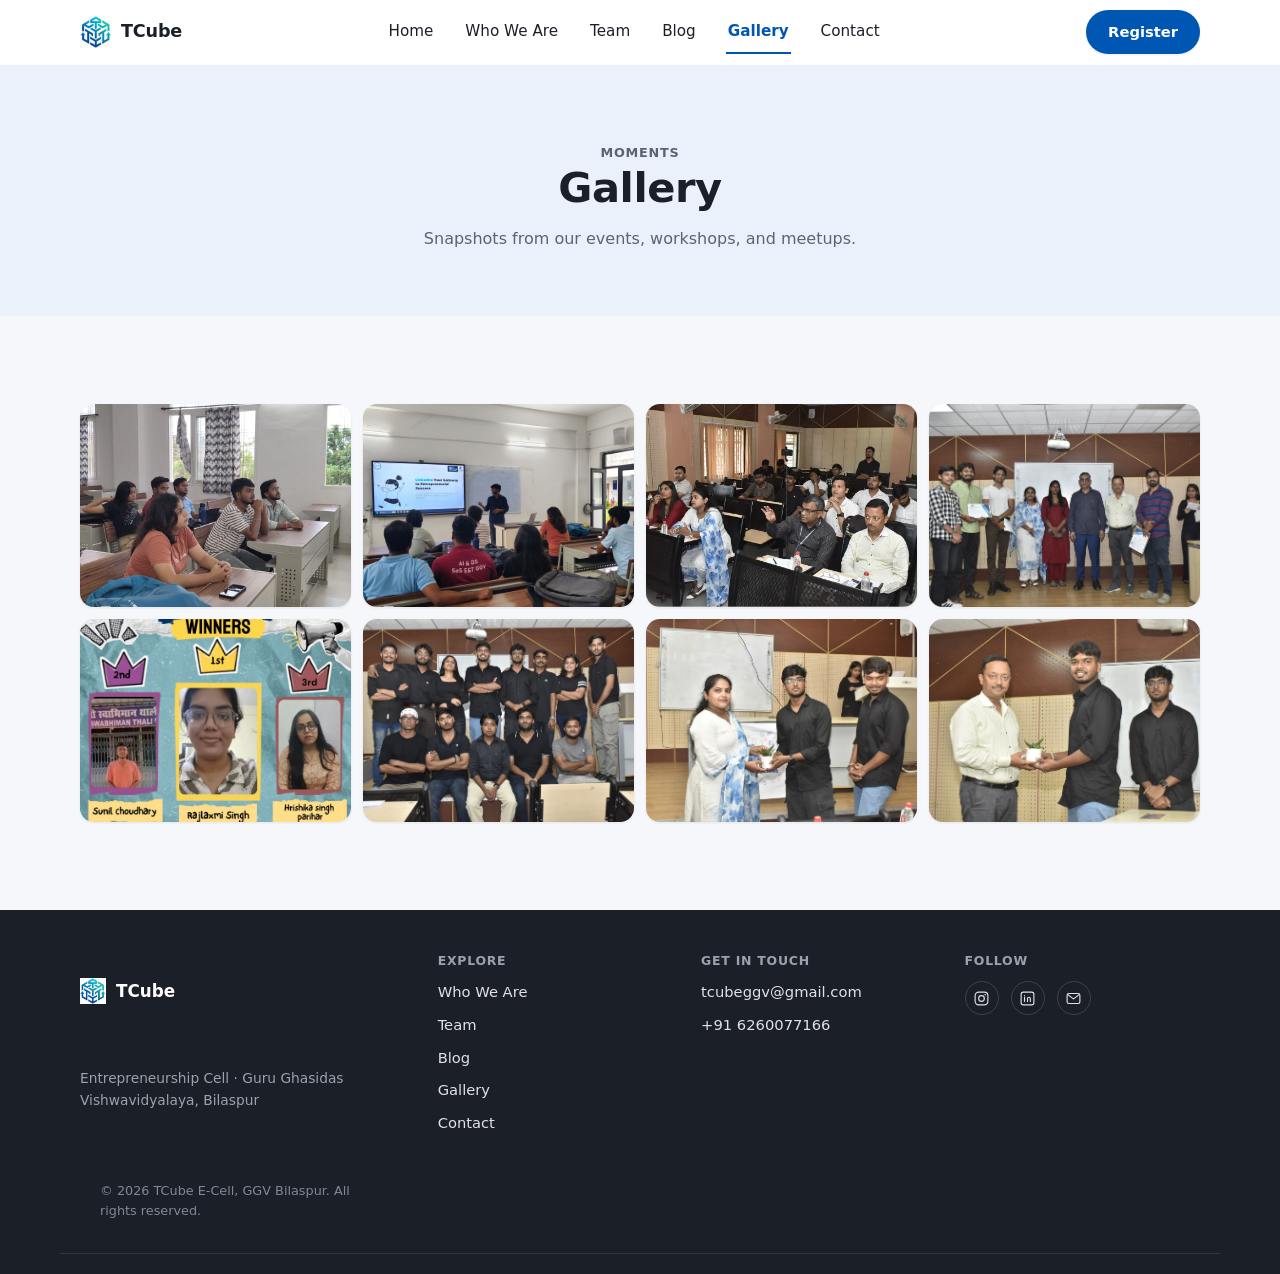
<file: pages/gallery.html>
<!DOCTYPE html>
<html lang="en">
<head>
  <meta charset="UTF-8" />
  <meta name="viewport" content="width=device-width, initial-scale=1.0" />
  <title>Gallery | TCube E-Cell</title>
  <meta name="description" content="Photos from TCube's events, workshops, and meetups at GGV Bilaspur." />

  <!-- Security: restrict what this page is allowed to load/run.
       Update the relevant -src list here if a new external service
       is added later. This same policy is repeated on every page,
       so a change needs to be made on all of them. -->
  <meta http-equiv="Content-Security-Policy" content="default-src 'self'; img-src 'self' data:; style-src 'self'; font-src 'self'; script-src 'self'; connect-src 'self' https://api.web3forms.com; form-action 'self' https://api.web3forms.com; object-src 'none'; base-uri 'self'; frame-ancestors 'none';" />
  <meta name="referrer" content="strict-origin-when-cross-origin" />

  <link rel="icon" type="image/svg+xml" href="../assets/logo.jpg" />
  <link rel="stylesheet" href="../css/style.css" />
</head>
<body>

  <a class="skip-link" href="#main">Skip to content</a>

  <header class="site-header" id="siteHeader">
    <div class="wrap header-inner">
      <a href="../index.html" class="brand" aria-label="TCube home">
        <img src="../assets/logo.jpg" alt="" class="brand-mark" width="32" height="32" />
        <span class="brand-name">TCube</span>
      </a>

      <nav class="site-nav" id="siteNav" aria-label="Primary">
        <a href="../index.html">Home</a>
        <a href="about.html">Who We Are</a>
        <a href="team.html">Team</a>
        <a href="blog.html">Blog</a>
        <a href="gallery.html" aria-current="page">Gallery</a>
        <a href="contact.html">Contact</a>
      </nav>

      <div class="header-actions">
        <a class="btn btn-primary header-register"
           href="https://tcubeggv.github.io/registartion-form/"
           target="_blank" rel="noopener noreferrer">
          Register
        </a>
        <button class="nav-toggle" id="navToggle" aria-label="Toggle menu" aria-expanded="false" aria-controls="siteNav">
          <span></span><span></span><span></span>
        </button>
      </div>
    </div>
  </header>

  <main id="main">
    <div class="page-header">
      <div class="wrap">
        <p class="eyebrow">Moments</p>
        <h1>Gallery</h1>
        <p>Snapshots from our events, workshops, and meetups.</p>
      </div>
    </div>

    <section class="gallery" id="gallery">
      <div class="wrap">
        <div class="gallery-grid" id="galleryGrid">
          <!-- Rendered from js/data.js -->
        </div>
      </div>
    </section>

    <div class="lightbox" id="lightbox" hidden>
      <button class="lightbox-close" id="lightboxClose" aria-label="Close image">&times;</button>
      <div class="lightbox-frame" id="lightboxFrame"></div>
      <p class="lightbox-caption" id="lightboxCaption"></p>
    </div>

  </main>

  <footer class="site-footer">
    <div class="wrap footer-inner">
      <div class="footer-brand">
        <img src="../assets/logo.jpg" alt="" width="26" height="26" />
        <span>TCube</span>
        <p>Entrepreneurship Cell &middot; Guru Ghasidas Vishwavidyalaya, Bilaspur</p>
      </div>

    <div class="footer-duo">
      <div class="footer-links">
        <h3>Explore</h3>
        <a href="pages/about.html">Who We Are</a>
        <a href="pages/team.html">Team</a>
        <a href="pages/blog.html">Blog</a>
        <a href="pages/gallery.html">Gallery</a>
        <a href="pages/contact.html">Contact</a>
      </div>

      <div class="footer-contact">
        <h3>Get in touch</h3>
        <a href="mailto:tcubeggv@gmail.com">tcubeggv@gmail.com</a>
        <a href="tel:+916260077166">+91 6260077166</a>
      </div>

      <div class="footer-socials">
        <h3>Follow</h3>
        <div class="social-row">
          <a href="https://www.instagram.com/ecell.ggv" target="_blank" rel="noopener noreferrer" aria-label="Instagram">
            <svg width="17" height="17" viewBox="0 0 24 24" fill="none" aria-hidden="true"><rect x="3" y="3" width="18" height="18" rx="5" stroke="currentColor" stroke-width="1.6"/><circle cx="12" cy="12" r="4" stroke="currentColor" stroke-width="1.6"/><circle cx="17.2" cy="6.8" r="1.1" fill="currentColor"/></svg>
          </a>
          <a href="https://www.linkedin.com/in/tcube-ggv-98ab51433/" target="_blank" rel="noopener noreferrer" aria-label="LinkedIn">
            <svg width="17" height="17" viewBox="0 0 24 24" fill="none" aria-hidden="true"><rect x="3" y="3" width="18" height="18" rx="3" stroke="currentColor" stroke-width="1.6"/><path d="M7.8 10v6.2M7.8 7.7v.01M12 16.2v-3.6c0-1.3.9-2.3 2.1-2.3 1.2 0 1.9.9 1.9 2.3v3.6" stroke="currentColor" stroke-width="1.6" stroke-linecap="round"/></svg>
          </a>
          <a href="mailto:tcubeggv@gmail.com" aria-label="Email">
            <svg width="17" height="17" viewBox="0 0 24 24" fill="none" aria-hidden="true"><rect x="3" y="5" width="18" height="14" rx="2.5" stroke="currentColor" stroke-width="1.6"/><path d="M4 6.5l8 6 8-6" stroke="currentColor" stroke-width="1.6" stroke-linecap="round" stroke-linejoin="round"/></svg>
          </a>
        </div>
      </div>
    </div>
    
    <div class="wrap footer-bottom">
      <p>&copy; <span id="year"></span> TCube E-Cell, GGV Bilaspur. All rights reserved.</p>
    </div>
  </footer>

  <script src="../js/data.js"></script>
  <script src="../js/script.js"></script>
</body>
</html>
</file>
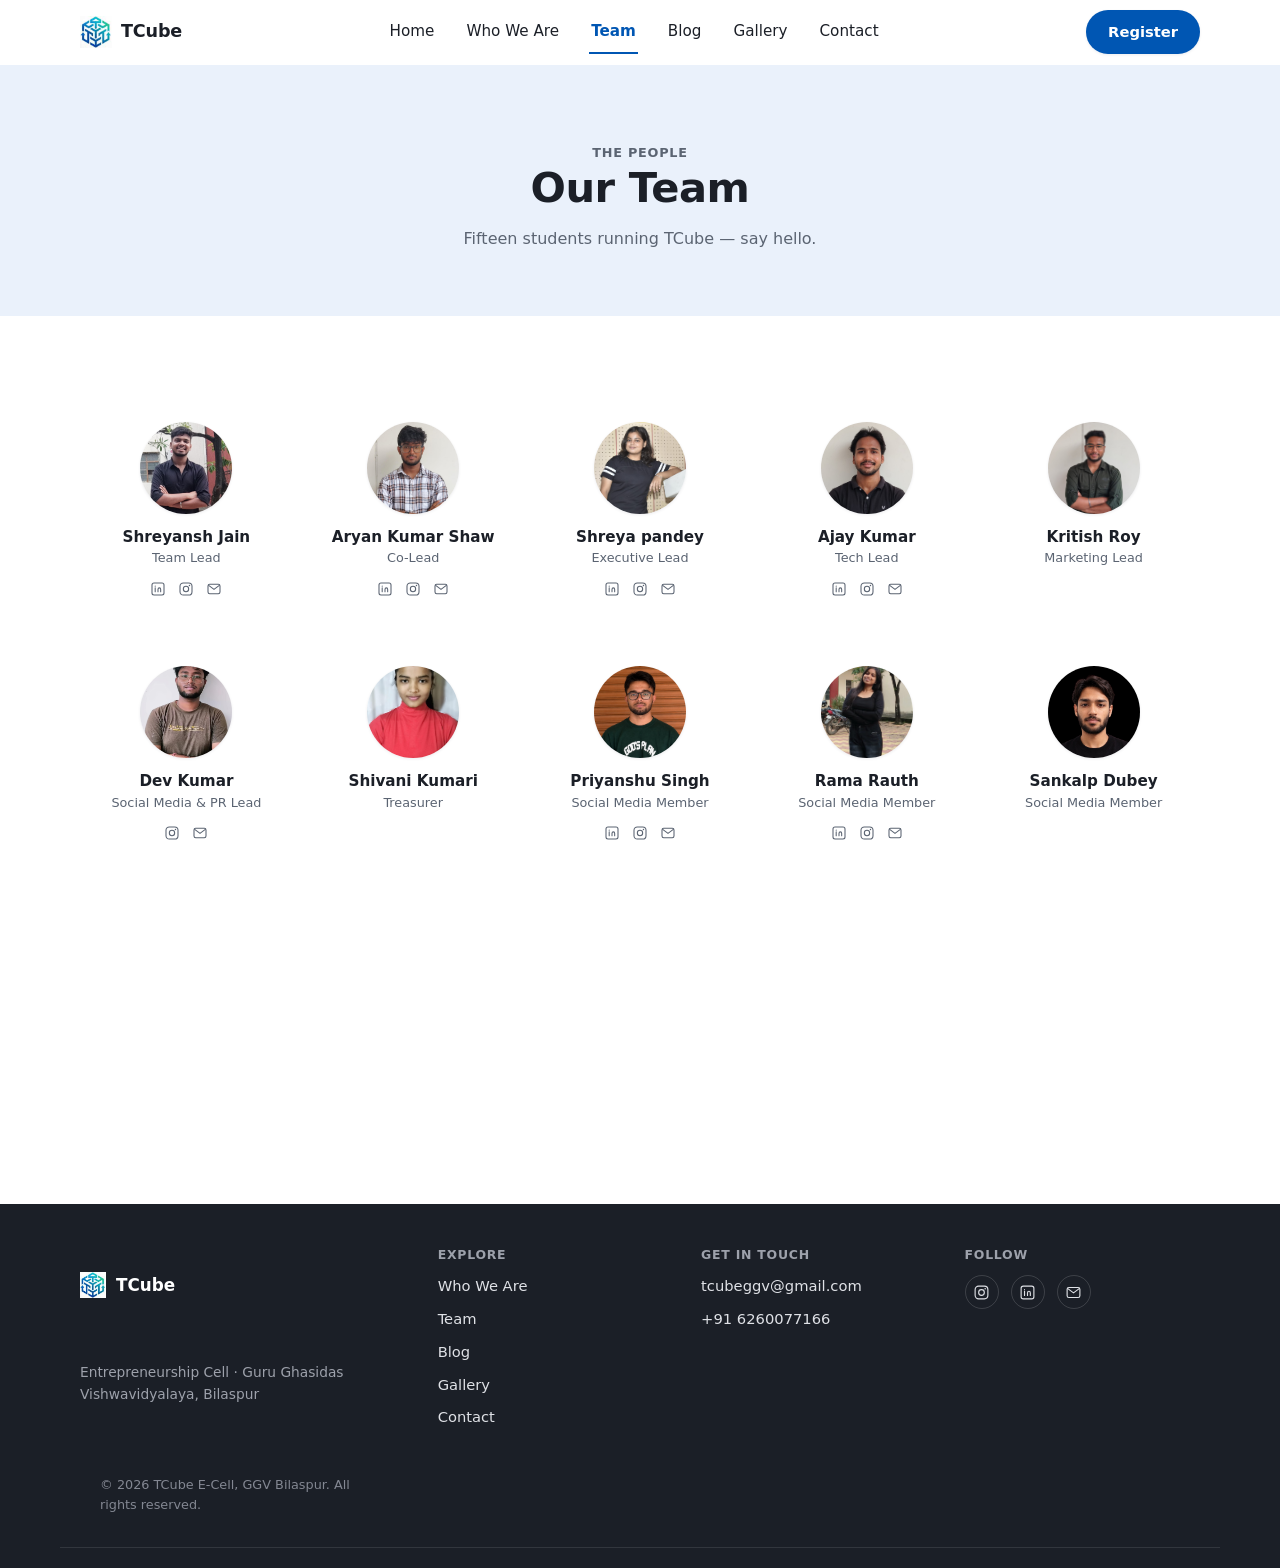
<file: pages/team.html>
<!DOCTYPE html>
<html lang="en">
<head>
  <meta charset="UTF-8" />
  <meta name="viewport" content="width=device-width, initial-scale=1.0" />
  <title>Team | TCube E-Cell</title>
  <meta name="description" content="Meet the 15 students who run TCube, the Entrepreneurship Cell of GGV Bilaspur." />

  <!-- Security: restrict what this page is allowed to load/run.
       Update the relevant -src list here if a new external service
       is added later. This same policy is repeated on every page,
       so a change needs to be made on all of them. -->
  <meta http-equiv="Content-Security-Policy" content="default-src 'self'; img-src 'self' data:; style-src 'self'; font-src 'self'; script-src 'self'; connect-src 'self' https://api.web3forms.com; form-action 'self' https://api.web3forms.com; object-src 'none'; base-uri 'self'; frame-ancestors 'none';" />
  <meta name="referrer" content="strict-origin-when-cross-origin" />

  <link rel="icon" type="image/svg+xml" href="../assets/logo.jpg" />
  <link rel="stylesheet" href="../css/style.css" />
</head>
<body>

  <a class="skip-link" href="#main">Skip to content</a>

  <header class="site-header" id="siteHeader">
    <div class="wrap header-inner">
      <a href="../index.html" class="brand" aria-label="TCube home">
        <img src="../assets/logo.jpg" alt="" class="brand-mark" width="32" height="32" />
        <span class="brand-name">TCube</span>
      </a>

      <nav class="site-nav" id="siteNav" aria-label="Primary">
        <a href="../index.html">Home</a>
        <a href="about.html">Who We Are</a>
        <a href="team.html" aria-current="page">Team</a>
        <a href="blog.html">Blog</a>
        <a href="gallery.html">Gallery</a>
        <a href="contact.html">Contact</a>
      </nav>

      <div class="header-actions">
        <a class="btn btn-primary header-register"
           href="https://tcubeggv.github.io/registartion-form/"
           target="_blank" rel="noopener noreferrer">
          Register
        </a>
        <button class="nav-toggle" id="navToggle" aria-label="Toggle menu" aria-expanded="false" aria-controls="siteNav">
          <span></span><span></span><span></span>
        </button>
      </div>
    </div>
  </header>

  <main id="main">
    <div class="page-header">
      <div class="wrap">
        <p class="eyebrow">The People</p>
        <h1>Our Team</h1>
        <p>Fifteen students running TCube — say hello.</p>
      </div>
    </div>

    <section class="team" id="team">
      <div class="wrap">
        <div class="team-grid" id="teamGrid">
          <!-- Cards are rendered from js/data.js — edit team members
               there, not here, so the layout never breaks. -->
        </div>
      </div>
    </section>

  </main>

  <footer class="site-footer">
    <div class="wrap footer-inner">
      <div class="footer-brand">
        <img src="../assets/logo.jpg" alt="" width="26" height="26" />
        <span>TCube</span>
        <p>Entrepreneurship Cell &middot; Guru Ghasidas Vishwavidyalaya, Bilaspur</p>
      </div>

    <div class="footer-duo">
      <div class="footer-links">
        <h3>Explore</h3>
        <a href="pages/about.html">Who We Are</a>
        <a href="pages/team.html">Team</a>
        <a href="pages/blog.html">Blog</a>
        <a href="pages/gallery.html">Gallery</a>
        <a href="pages/contact.html">Contact</a>
      </div>

      <div class="footer-contact">
        <h3>Get in touch</h3>
        <a href="mailto:tcubeggv@gmail.com">tcubeggv@gmail.com</a>
        <a href="tel:+916260077166">+91 6260077166</a>
      </div>

      <div class="footer-socials">
        <h3>Follow</h3>
        <div class="social-row">
          <a href="https://www.instagram.com/ecell.ggv" target="_blank" rel="noopener noreferrer" aria-label="Instagram">
            <svg width="17" height="17" viewBox="0 0 24 24" fill="none" aria-hidden="true"><rect x="3" y="3" width="18" height="18" rx="5" stroke="currentColor" stroke-width="1.6"/><circle cx="12" cy="12" r="4" stroke="currentColor" stroke-width="1.6"/><circle cx="17.2" cy="6.8" r="1.1" fill="currentColor"/></svg>
          </a>
          <a href="https://www.linkedin.com/in/tcube-ggv-98ab51433/" target="_blank" rel="noopener noreferrer" aria-label="LinkedIn">
            <svg width="17" height="17" viewBox="0 0 24 24" fill="none" aria-hidden="true"><rect x="3" y="3" width="18" height="18" rx="3" stroke="currentColor" stroke-width="1.6"/><path d="M7.8 10v6.2M7.8 7.7v.01M12 16.2v-3.6c0-1.3.9-2.3 2.1-2.3 1.2 0 1.9.9 1.9 2.3v3.6" stroke="currentColor" stroke-width="1.6" stroke-linecap="round"/></svg>
          </a>
          <a href="mailto:tcubeggv@gmail.com" aria-label="Email">
            <svg width="17" height="17" viewBox="0 0 24 24" fill="none" aria-hidden="true"><rect x="3" y="5" width="18" height="14" rx="2.5" stroke="currentColor" stroke-width="1.6"/><path d="M4 6.5l8 6 8-6" stroke="currentColor" stroke-width="1.6" stroke-linecap="round" stroke-linejoin="round"/></svg>
          </a>
        </div>
      </div>
    </div>
    
    <div class="wrap footer-bottom">
      <p>&copy; <span id="year"></span> TCube E-Cell, GGV Bilaspur. All rights reserved.</p>
    </div>
  </footer>

  <script src="../js/data.js"></script>
  <script src="../js/script.js"></script>
</body>
</html>
</file>
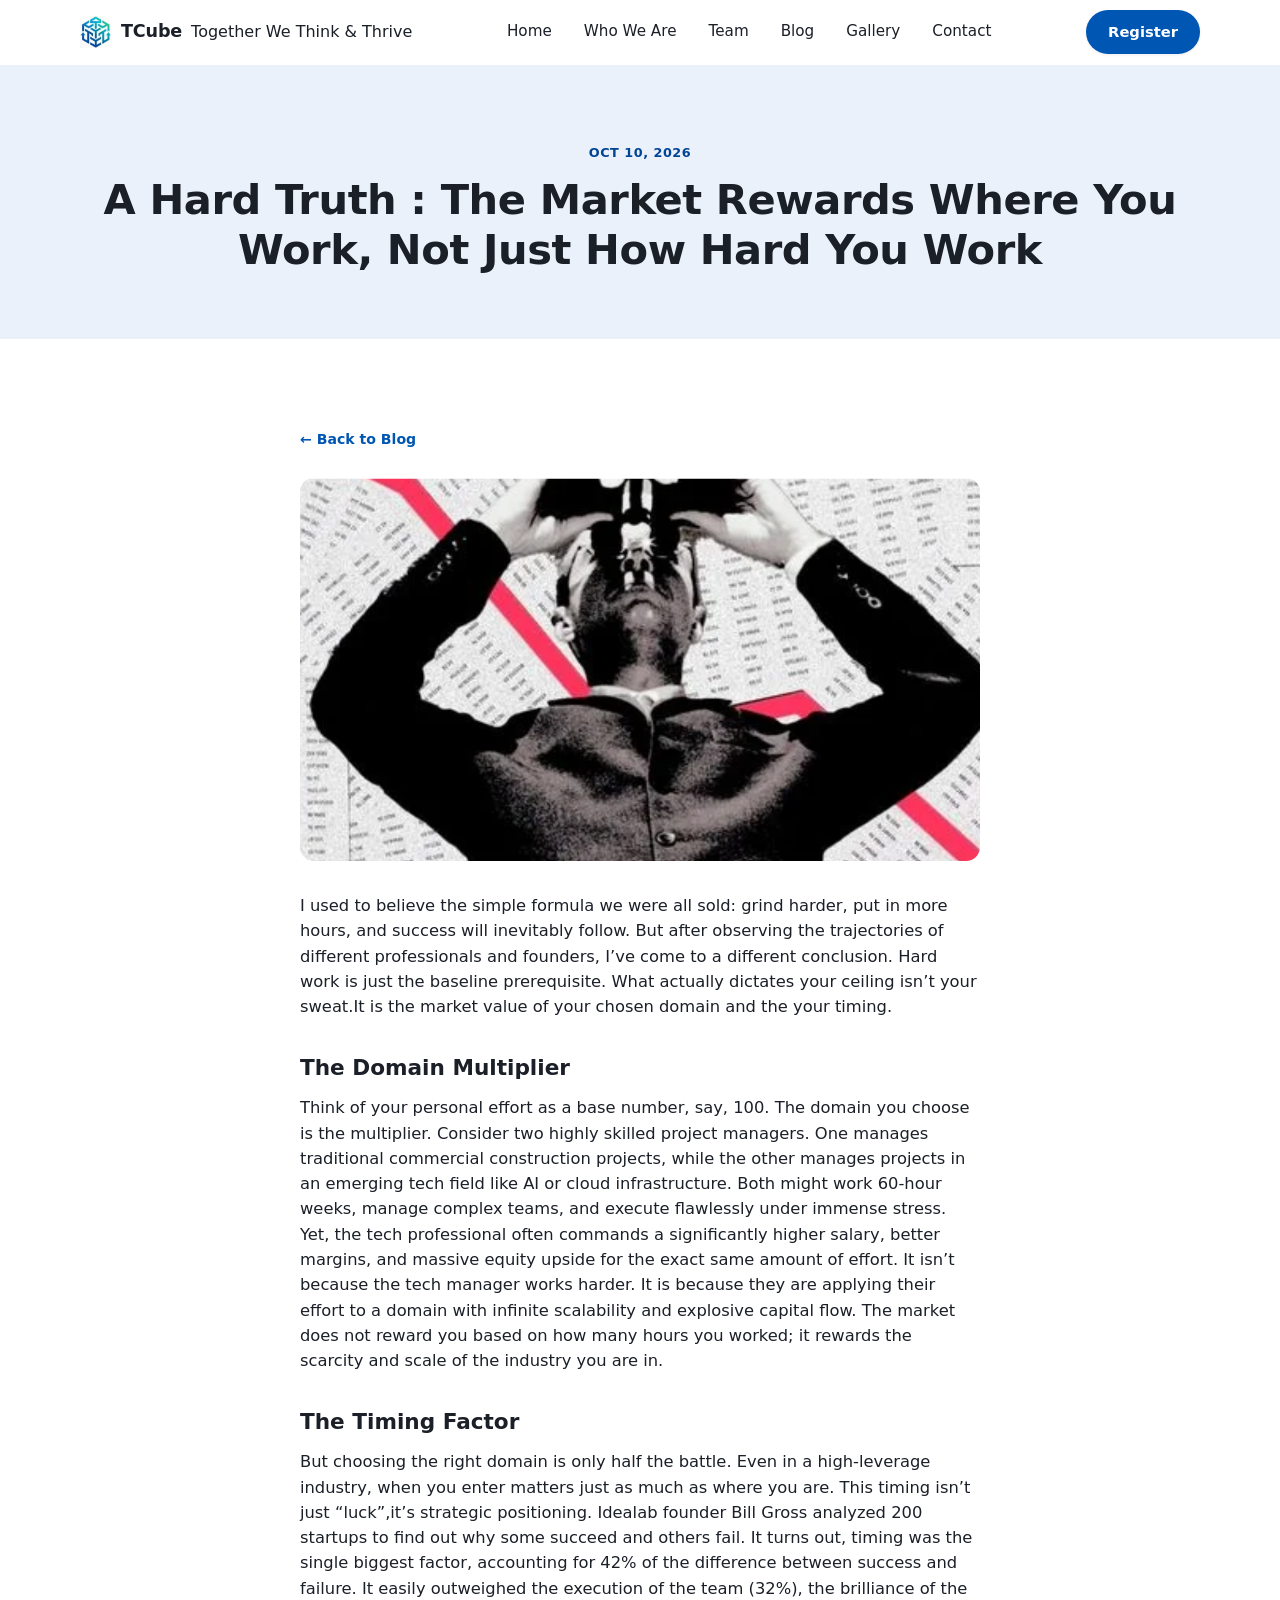
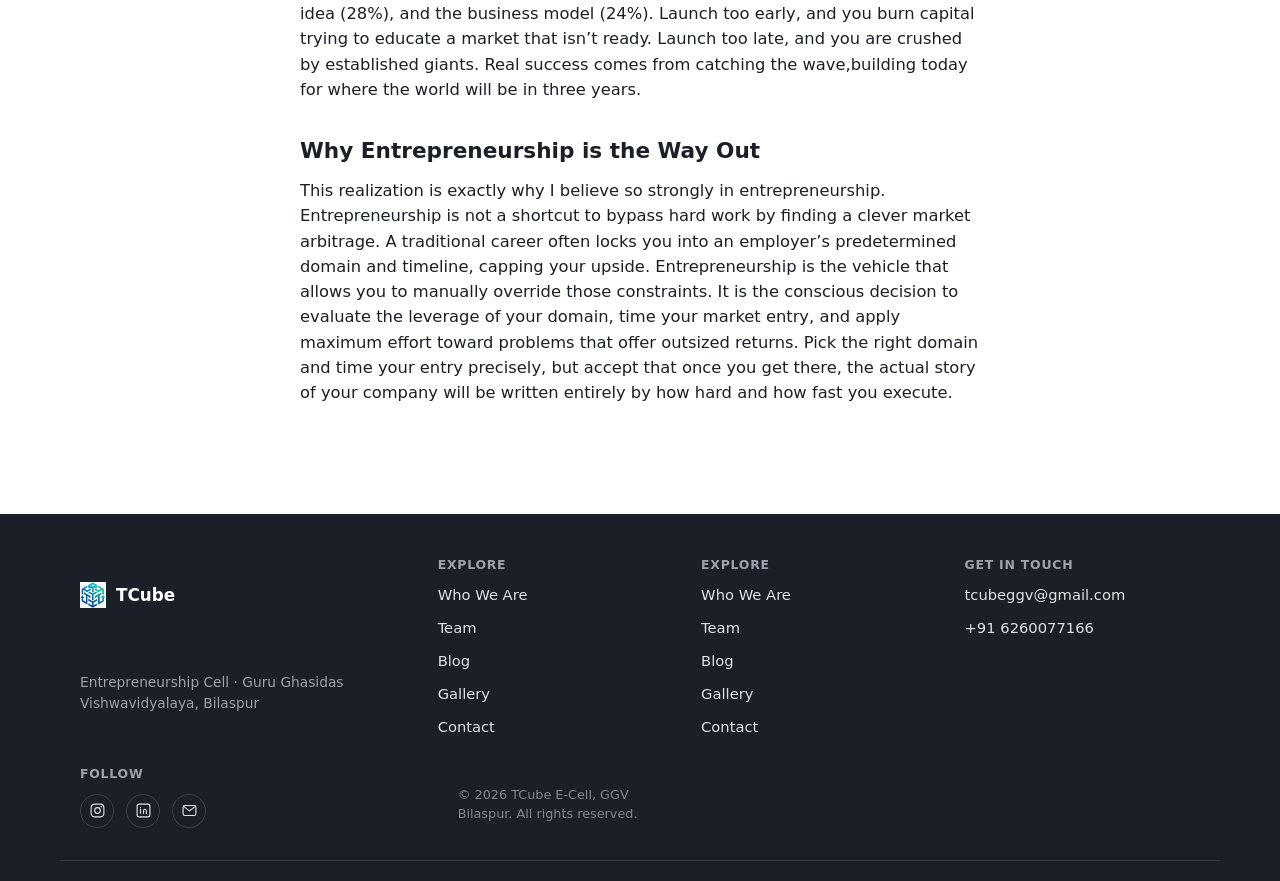
<file: pages/blog/a-hard-truth.html>
<!DOCTYPE html>
<html lang="en">
<head>
  <meta charset="UTF-8" />
  <meta name="viewport" content="width=device-width, initial-scale=1.0" />
  <title>A Hard Truth : The Market Rewards Where You Work, Not Just How Hard You Work | TCube E-Cell</title>
  <meta name="description" content="Success depends not just on how hard you work, but on choosing a high-potential domain, entering the market at the right time, and executing relentlessly to maximize your impact and rewards." />

  <!-- Security: restrict what this page is allowed to load/run.
       Update the relevant -src list here if a new external service
       is added later. This same policy is repeated on every page,
       so a change needs to be made on all of them. -->
  <meta http-equiv="Content-Security-Policy" content="default-src 'self'; img-src 'self' data:; style-src 'self'; font-src 'self'; script-src 'self'; connect-src 'self' https://api.web3forms.com; form-action 'self' https://api.web3forms.com; object-src 'none'; base-uri 'self'; frame-ancestors 'none';" />
  <meta name="referrer" content="strict-origin-when-cross-origin" />

  <link rel="icon" type="image/svg+xml" href="../../assets/logo.jpg" />
  <link rel="stylesheet" href="../../css/style.css" />
</head>
<body>

  <a class="skip-link" href="#main">Skip to content</a>

  <header class="site-header" id="siteHeader">
    <div class="wrap header-inner">
      <a href="../../index.html" class="brand" aria-label="TCube home">
        <img src="../../assets/logo.jpg" alt="" class="brand-mark" width="32" height="32" />
        <span class="brand-name">TCube</span> <p>Together We Think & Thrive</p>
      </a>

      <nav class="site-nav" id="siteNav" aria-label="Primary">
        <a href="../../index.html">Home</a>
        <a href="../about.html">Who We Are</a>
        <a href="../team.html">Team</a>
        <a href="../blog.html">Blog</a>
        <a href="../gallery.html">Gallery</a>
        <a href="../contact.html">Contact</a>
      </nav>

      <div class="header-actions">
        <a class="btn btn-primary header-register"
           href="https://tcubeggv.github.io/registartion-form/"
           target="_blank" rel="noopener noreferrer">
          Register
        </a>
        <button class="nav-toggle" id="navToggle" aria-label="Toggle menu" aria-expanded="false" aria-controls="siteNav">
          <span></span><span></span><span></span>
        </button>
      </div>
    </div>
  </header>

  <main id="main">
    <div class="page-header post-header">
      <div class="wrap">
        <p class="post-date">Oct 10, 2026</p>
        <h1>A Hard Truth : The Market Rewards Where You Work, Not Just How Hard You Work</h1>
      </div>
    </div>

    <section class="post">
      <div class="wrap post-wrap">
        <a class="back-link" href="../blog.html">&larr; Back to Blog</a>

        <div class="post-cover" id="postCover"></div>

        <div class="post-content">
          <!--
            ================================================================
            HOW TO WRITE A NEW POST
            ================================================================
            1. Duplicate this file and rename it to your-slug.html, e.g.
               validating-your-idea.html — keep it lowercase, words
               separated by hyphens, no spaces.
            2. Edit the <title> and <meta name="description"> in the <head>
               above, and the date/heading below.
            3. Replace this comment block with your actual post, using
               plain HTML: <p> for paragraphs, <h2>/<h3> for subheadings,
               <ul>/<ol> for lists, <blockquote> for quotes, <img> for
               images (place images in /assets/blog/ first).
            4. IMPORTANT: your very first <p> becomes the preview text
               shown on the Blog listing page automatically — so make it
               a real one- or two-sentence summary of the post, not a
               throwaway opening line.
            5. Open js/data.js and add one entry to BLOG_POSTS with this
               post's title, date, and slug (the filename, no ".html").
               That's the only other file you need to touch.
            ================================================================
          -->
          <p>
            I used to believe the simple formula we were all sold: grind harder, put in more hours, and success will inevitably
            follow. But after observing the trajectories of different professionals and founders, I’ve come to a different
            conclusion. Hard work is just the baseline prerequisite. What actually dictates your ceiling isn’t your sweat.It is
            the market value of your chosen domain and the your timing.
          </p>
          <h2>The Domain Multiplier</h2>
          <p>
            Think of your personal effort as a base number, say, 100. The domain you choose is the multiplier.
            Consider two highly skilled project managers. One manages traditional commercial construction projects, while the
            other manages projects in an emerging tech field like AI or cloud infrastructure. Both might work 60-hour weeks,
            manage complex teams, and execute flawlessly under immense stress.
            Yet, the tech professional often commands a significantly higher salary, better margins, and massive equity upside for
            the exact same amount of effort.
            It isn’t because the tech manager works harder. It is because they are applying their effort to a domain with infinite
            scalability and explosive capital flow. The market does not reward you based on how many hours you worked; it rewards
            the scarcity and scale of the industry you are in.
          </p>
          <h2>The Timing Factor</h2>
          <p>
            But choosing the right domain is only half the battle. Even in a high-leverage industry, when you enter matters just
            as much as where you are. This timing isn’t just “luck”,it’s strategic positioning.
            Idealab founder Bill Gross analyzed 200 startups to find out why some succeed and others fail. It turns out, timing
            was the single biggest factor, accounting for 42% of the difference between success and failure. It easily outweighed
            the execution of the team (32%), the brilliance of the idea (28%), and the business model (24%).
            Launch too early, and you burn capital trying to educate a market that isn’t ready. Launch too late, and you are
            crushed by established giants. Real success comes from catching the wave,building today for where the world will be in
            three years.
          </p>
          <h2>Why Entrepreneurship is the Way Out</h2>
          <p>
            This realization is exactly why I believe so strongly in entrepreneurship.
            Entrepreneurship is not a shortcut to bypass hard work by finding a clever market arbitrage. A traditional career
            often locks you into an employer’s predetermined domain and timeline, capping your upside. Entrepreneurship is the
            vehicle that allows you to manually override those constraints.
            It is the conscious decision to evaluate the leverage of your domain, time your market entry, and apply maximum effort
            toward problems that offer outsized returns. Pick the right domain and time your entry precisely, but accept that once
            you get there, the actual story of your company will be written entirely by how hard and how fast you execute.
          </p>
        </div>
      </div>
    </section>

  </main>

  <footer class="site-footer">
    <div class="wrap footer-inner">
      <div class="footer-brand">
        <img src="../../assets/logo.jpg" alt="" width="26" height="26" />
        <span>TCube</span>
        <p>Entrepreneurship Cell &middot; Guru Ghasidas Vishwavidyalaya, Bilaspur</p>
      </div>

      <div class="footer-links">
        <h3>Explore</h3>
        <a href="../about.html">Who We Are</a>
        <a href="../team.html">Team</a>
        <a href="../blog.html">Blog</a>
        <a href="../gallery.html">Gallery</a>
        <a href="../contact.html">Contact</a>
      </div>

      <div class="footer-duo">
      <div class="footer-links">
        <h3>Explore</h3>
        <a href="pages/about.html">Who We Are</a>
        <a href="pages/team.html">Team</a>
        <a href="pages/blog.html">Blog</a>
        <a href="pages/gallery.html">Gallery</a>
        <a href="pages/contact.html">Contact</a>
      </div>

      <div class="footer-contact">
        <h3>Get in touch</h3>
        <a href="mailto:tcubeggv@gmail.com">tcubeggv@gmail.com</a>
        <a href="tel:+916260077166">+91 6260077166</a>
      </div>

      <div class="footer-socials">
        <h3>Follow</h3>
        <div class="social-row">
          <a href="https://www.instagram.com/ecell.ggv" target="_blank" rel="noopener noreferrer" aria-label="Instagram">
            <svg width="17" height="17" viewBox="0 0 24 24" fill="none" aria-hidden="true"><rect x="3" y="3" width="18" height="18" rx="5" stroke="currentColor" stroke-width="1.6"/><circle cx="12" cy="12" r="4" stroke="currentColor" stroke-width="1.6"/><circle cx="17.2" cy="6.8" r="1.1" fill="currentColor"/></svg>
          </a>
          <a href="https://www.linkedin.com/in/tcube-ggv-98ab51433/" target="_blank" rel="noopener noreferrer" aria-label="LinkedIn">
            <svg width="17" height="17" viewBox="0 0 24 24" fill="none" aria-hidden="true"><rect x="3" y="3" width="18" height="18" rx="3" stroke="currentColor" stroke-width="1.6"/><path d="M7.8 10v6.2M7.8 7.7v.01M12 16.2v-3.6c0-1.3.9-2.3 2.1-2.3 1.2 0 1.9.9 1.9 2.3v3.6" stroke="currentColor" stroke-width="1.6" stroke-linecap="round"/></svg>
          </a>
          <a href="mailto:tcubeggv@gmail.com" aria-label="Email">
            <svg width="17" height="17" viewBox="0 0 24 24" fill="none" aria-hidden="true"><rect x="3" y="5" width="18" height="14" rx="2.5" stroke="currentColor" stroke-width="1.6"/><path d="M4 6.5l8 6 8-6" stroke="currentColor" stroke-width="1.6" stroke-linecap="round" stroke-linejoin="round"/></svg>
          </a>
        </div>
      </div>
    </div>
    
    <div class="wrap footer-bottom">
      <p>&copy; <span id="year"></span> TCube E-Cell, GGV Bilaspur. All rights reserved.</p>
    </div>
  </footer>

  <script src="../../js/data.js"></script>
  <script src="../../js/script.js"></script>
</body>
</html>
</file>
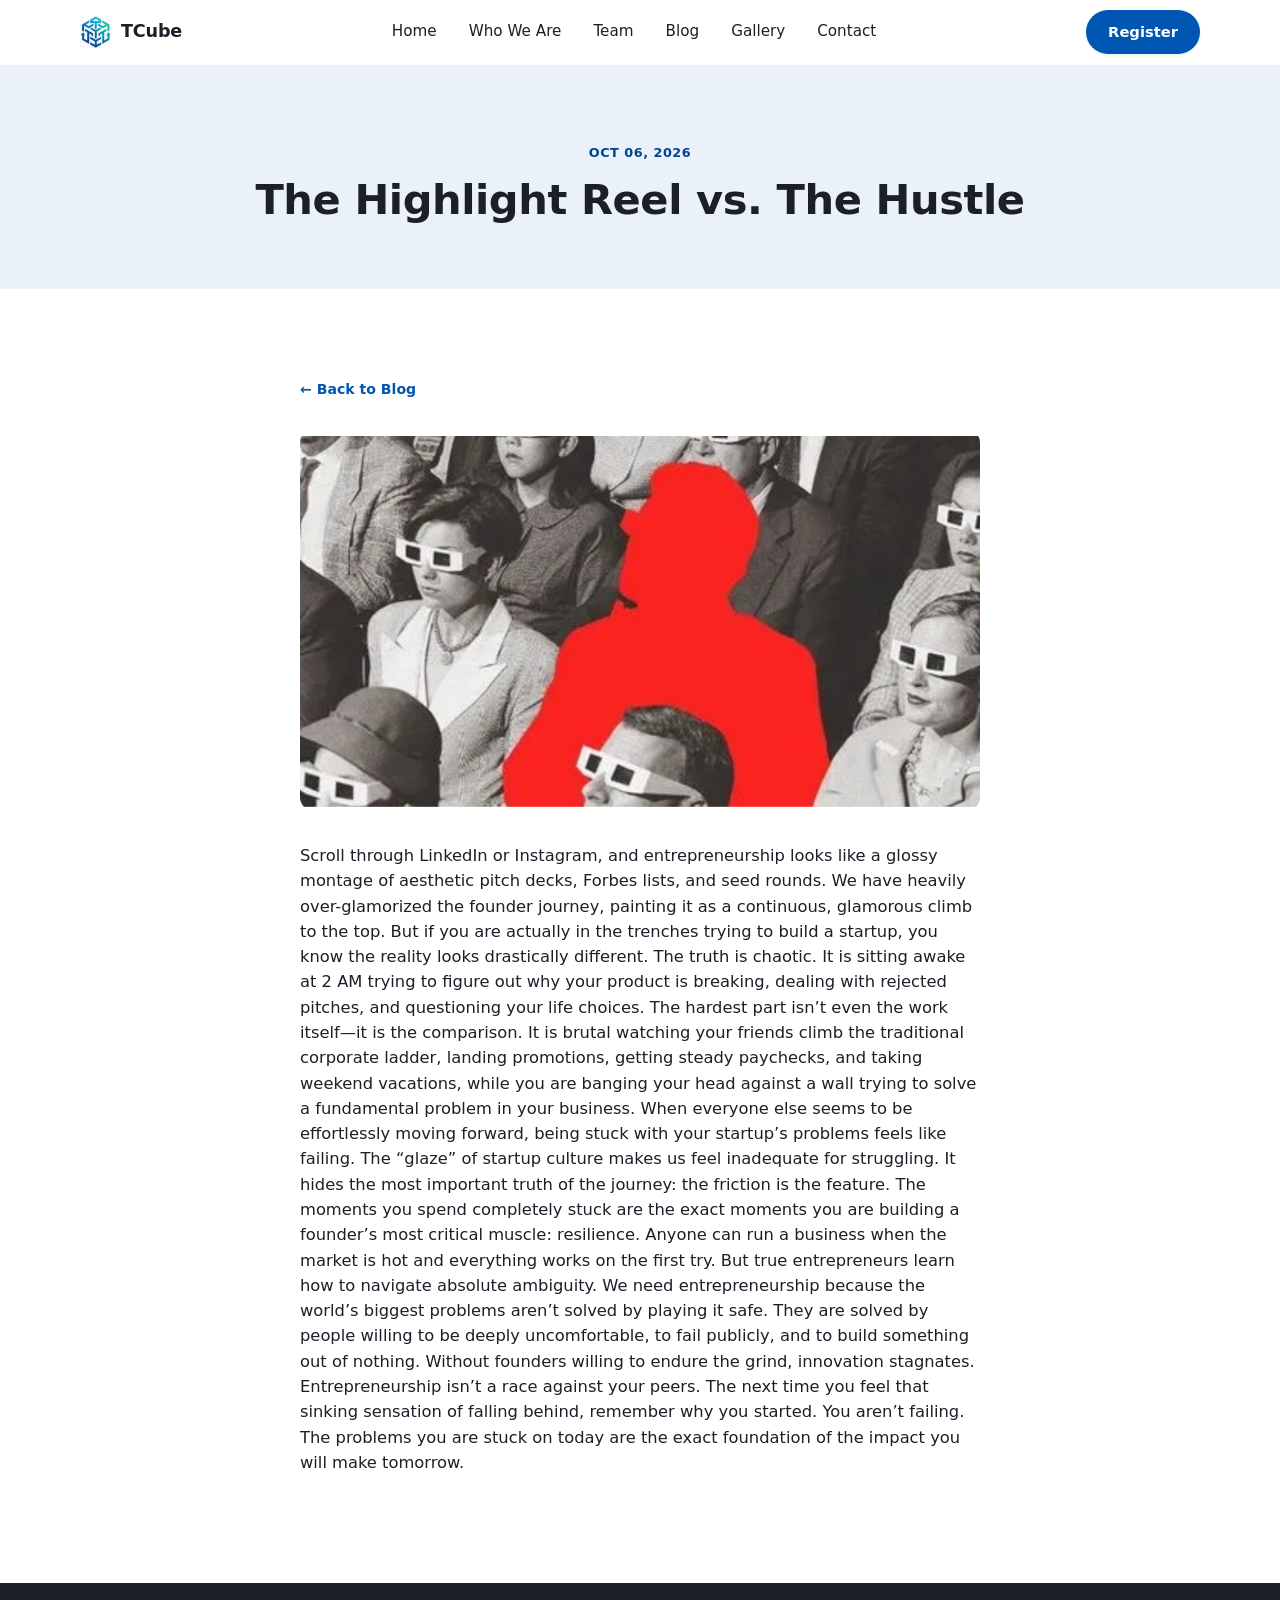
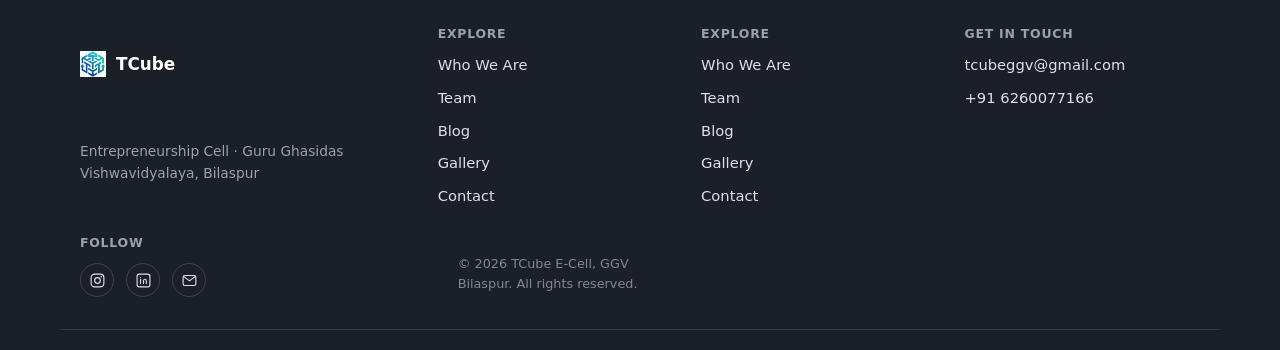
<file: pages/blog/the-higligh-reel-vs-the-hustle.html>
<!DOCTYPE html>
<html lang="en">
<head>
  <meta charset="UTF-8" />
  <meta name="viewport" content="width=device-width, initial-scale=1.0" />
  <title>The Highlight Reel vs. The Hustle | TCube E-Cell</title>
  <meta name="description" content="A simple week-long process for testing whether a student startup idea is actually worth building." />

  <!-- Security: restrict what this page is allowed to load/run.
       Update the relevant -src list here if a new external service
       is added later. This same policy is repeated on every page,
       so a change needs to be made on all of them. -->
  <meta http-equiv="Content-Security-Policy" content="default-src 'self'; img-src 'self' data:; style-src 'self'; font-src 'self'; script-src 'self'; connect-src 'self' https://api.web3forms.com; form-action 'self' https://api.web3forms.com; object-src 'none'; base-uri 'self'; frame-ancestors 'none';" />
  <meta name="referrer" content="strict-origin-when-cross-origin" />

  <link rel="icon" type="image/svg+xml" href="../../assets/logo.jpg" />
  <link rel="stylesheet" href="../../css/style.css" />
</head>
<body>

  <a class="skip-link" href="#main">Skip to content</a>

  <header class="site-header" id="siteHeader">
    <div class="wrap header-inner">
      <a href="../../index.html" class="brand" aria-label="TCube home">
        <img src="../../assets/logo.jpg" alt="" class="brand-mark" width="32" height="32" />
        <span class="brand-name">TCube</span>
      </a>

      <nav class="site-nav" id="siteNav" aria-label="Primary">
        <a href="../../index.html">Home</a>
        <a href="../about.html">Who We Are</a>
        <a href="../team.html">Team</a>
        <a href="../blog.html">Blog</a>
        <a href="../gallery.html">Gallery</a>
        <a href="../contact.html">Contact</a>
      </nav>

      <div class="header-actions">
        <a class="btn btn-primary header-register"
           href="https://tcubeggv.github.io/registartion-form/"
           target="_blank" rel="noopener noreferrer">
          Register
        </a>
        <button class="nav-toggle" id="navToggle" aria-label="Toggle menu" aria-expanded="false" aria-controls="siteNav">
          <span></span><span></span><span></span>
        </button>
      </div>
    </div>
  </header>

  <main id="main">
    <div class="page-header post-header">
      <div class="wrap">
        <p class="post-date">Oct 06, 2026</p>
        <h1>The Highlight Reel vs. The Hustle</h1>
      </div>
    </div>

    <section class="post">
      <div class="wrap post-wrap">
        <a class="back-link" href="../blog.html">&larr; Back to Blog</a>

        <div class="post-cover" id="postCover"></div>

        <div class="post-content">
          <p>
            Scroll through LinkedIn or Instagram, and entrepreneurship looks like a glossy montage of aesthetic pitch decks, Forbes
            lists, and seed rounds. We have heavily over-glamorized the founder journey, painting it as a continuous, glamorous
            climb to the top.
            But if you are actually in the trenches trying to build a startup, you know the reality looks drastically different.
            The truth is chaotic. It is sitting awake at 2 AM trying to figure out why your product is breaking, dealing with
            rejected pitches, and questioning your life choices. The hardest part isn’t even the work itself—it is the comparison.
            It is brutal watching your friends climb the traditional corporate ladder, landing promotions, getting steady paychecks,
            and taking weekend vacations, while you are banging your head against a wall trying to solve a fundamental problem in
            your business.
            When everyone else seems to be effortlessly moving forward, being stuck with your startup’s problems feels like failing.
            The “glaze” of startup culture makes us feel inadequate for struggling. It hides the most important truth of the
            journey: the friction is the feature.
            The moments you spend completely stuck are the exact moments you are building a founder’s most critical muscle:
            resilience. Anyone can run a business when the market is hot and everything works on the first try. But true
            entrepreneurs learn how to navigate absolute ambiguity.
            We need entrepreneurship because the world’s biggest problems aren’t solved by playing it safe. They are solved by
            people willing to be deeply uncomfortable, to fail publicly, and to build something out of nothing. Without founders
            willing to endure the grind, innovation stagnates.
            Entrepreneurship isn’t a race against your peers. The next time you feel that sinking sensation of falling behind,
            remember why you started. You aren’t failing. The problems you are stuck on today are the exact foundation of the impact
            you will make tomorrow.
          </p>
        </div>
      </div>
    </section>

  </main>

  <footer class="site-footer">
    <div class="wrap footer-inner">
      <div class="footer-brand">
        <img src="../../assets/logo.jpg" alt="" width="26" height="26" />
        <span>TCube</span>
        <p>Entrepreneurship Cell &middot; Guru Ghasidas Vishwavidyalaya, Bilaspur</p>
      </div>

      <div class="footer-links">
        <h3>Explore</h3>
        <a href="../about.html">Who We Are</a>
        <a href="../team.html">Team</a>
        <a href="../blog.html">Blog</a>
        <a href="../gallery.html">Gallery</a>
        <a href="../contact.html">Contact</a>
      </div>

      <div class="footer-duo">
      <div class="footer-links">
        <h3>Explore</h3>
        <a href="pages/about.html">Who We Are</a>
        <a href="pages/team.html">Team</a>
        <a href="pages/blog.html">Blog</a>
        <a href="pages/gallery.html">Gallery</a>
        <a href="pages/contact.html">Contact</a>
      </div>

      <div class="footer-contact">
        <h3>Get in touch</h3>
        <a href="mailto:tcubeggv@gmail.com">tcubeggv@gmail.com</a>
        <a href="tel:+916260077166">+91 6260077166</a>
      </div>

      <div class="footer-socials">
        <h3>Follow</h3>
        <div class="social-row">
          <a href="https://www.instagram.com/ecell.ggv" target="_blank" rel="noopener noreferrer" aria-label="Instagram">
            <svg width="17" height="17" viewBox="0 0 24 24" fill="none" aria-hidden="true"><rect x="3" y="3" width="18" height="18" rx="5" stroke="currentColor" stroke-width="1.6"/><circle cx="12" cy="12" r="4" stroke="currentColor" stroke-width="1.6"/><circle cx="17.2" cy="6.8" r="1.1" fill="currentColor"/></svg>
          </a>
          <a href="https://www.linkedin.com/in/tcube-ggv-98ab51433/" target="_blank" rel="noopener noreferrer" aria-label="LinkedIn">
            <svg width="17" height="17" viewBox="0 0 24 24" fill="none" aria-hidden="true"><rect x="3" y="3" width="18" height="18" rx="3" stroke="currentColor" stroke-width="1.6"/><path d="M7.8 10v6.2M7.8 7.7v.01M12 16.2v-3.6c0-1.3.9-2.3 2.1-2.3 1.2 0 1.9.9 1.9 2.3v3.6" stroke="currentColor" stroke-width="1.6" stroke-linecap="round"/></svg>
          </a>
          <a href="mailto:tcubeggv@gmail.com" aria-label="Email">
            <svg width="17" height="17" viewBox="0 0 24 24" fill="none" aria-hidden="true"><rect x="3" y="5" width="18" height="14" rx="2.5" stroke="currentColor" stroke-width="1.6"/><path d="M4 6.5l8 6 8-6" stroke="currentColor" stroke-width="1.6" stroke-linecap="round" stroke-linejoin="round"/></svg>
          </a>
        </div>
      </div>
    </div>
    
    <div class="wrap footer-bottom">
      <p>&copy; <span id="year"></span> TCube E-Cell, GGV Bilaspur. All rights reserved.</p>
    </div>
  </footer>

  <script src="../../js/data.js"></script>
  <script src="../../js/script.js"></script>
</body>
</html>
</file>
<file: css/style.css>
/* ==========================================================
   TCube — E-Cell site
   Mobile-first: base rules target phones; min-width queries
   layer on complexity for tablet/laptop. Tokens live at the
   top — change a value once and it updates everywhere.
   ========================================================== */

:root {
  /* color — matched to the registration backend */
  --paper: #FFFFFF;
  --paper-alt: #F5F7FA;
  --ink: #1B1F27;
  --muted: #5B6472;
  --line: #E1E5EB;
  --primary: #0056B3;
  --primary-hover: #004494;
  --primary-soft: #EAF1FB;
  --primary-light: #5B9BE8;

  /* type — Segoe UI, same as the backend form */
  --font-body: "Segoe UI", system-ui, -apple-system, Roboto, Helvetica, Arial, sans-serif;
  --font-display: "Segoe UI", system-ui, -apple-system, Roboto, Helvetica, Arial, sans-serif;

  /* shape */
  --radius-sm: 8px;
  --radius-md: 14px;
  --radius-full: 999px;

  /* fx */
  --shadow-sm: 0 1px 3px rgba(20, 30, 50, 0.08);
  --shadow-md: 0 10px 26px rgba(20, 30, 50, 0.12);
  --transition: 180ms ease;

  /* layout */
  --max-width: 1160px;
  --header-h: 64px;
}

/* ---------- reset ---------- */

*, *::before, *::after { box-sizing: border-box; }
html { scroll-behavior: smooth; }
@media (prefers-reduced-motion: reduce) {
  html { scroll-behavior: auto; }
  *, *::before, *::after {
    animation-duration: 0.01ms !important;
    animation-iteration-count: 1 !important;
    transition-duration: 0.01ms !important;
    scroll-behavior: auto !important;
  }
}

body {
  margin: 0;
  background: var(--paper);
  color: var(--ink);
  font-family: var(--font-body);
  font-size: 16px;
  line-height: 1.55;
  -webkit-font-smoothing: antialiased;
}

img { max-width: 100%; display: block; }
a { color: inherit; text-decoration: none; }
button { font: inherit; cursor: pointer; }
ul, ol { list-style: none; margin: 0; padding: 0; }
input, textarea { font-family: inherit; font-size: inherit; }

h1, h2, h3 {
  font-family: var(--font-display);
  font-weight: 600;
  line-height: 1.2;
  margin: 0;
}

a:focus-visible,
button:focus-visible,
input:focus-visible,
textarea:focus-visible {
  outline: 2px solid var(--primary);
  outline-offset: 3px;
  border-radius: 4px;
}

.skip-link {
  position: absolute;
  left: -999px;
  top: auto;
  background: var(--ink);
  color: var(--paper);
  padding: 10px 16px;
  border-radius: var(--radius-sm);
  z-index: 200;
}
.skip-link:focus { left: 16px; top: 16px; }

.wrap {
  max-width: var(--max-width);
  margin-inline: auto;
  padding-inline: 20px;
}

main > section,
.page-header {
  padding-block: clamp(40px, 8vw, 88px);
  scroll-margin-top: var(--header-h);
}

.accent-text { color: var(--primary); }

.section-head {
  display: flex;
  align-items: center;
  gap: 10px;
  opacity: 0;
  transform: translateY(10px);
  transition: opacity 500ms ease, transform 500ms ease;
}
.section-head.is-visible { opacity: 1; transform: none; }

.section-mark {
  display: inline-block;
  width: 11px;
  height: 11px;
  background: linear-gradient(135deg, var(--primary-light), var(--primary) 60%, var(--primary-hover));
  border-radius: 3px;
  transform: rotate(45deg);
  flex-shrink: 0;
}

.section-head h2 { font-size: clamp(1.5rem, 4vw, 2rem); }

.section-sub {
  margin: 8px 0 32px;
  color: var(--muted);
  max-width: 46ch;
}

/* ---------- buttons ---------- */

.btn {
  display: inline-flex;
  align-items: center;
  gap: 8px;
  padding: 11px 22px;
  border: none;
  border-radius: var(--radius-full);
  font-weight: 600;
  font-size: 0.92rem;
  white-space: nowrap;
  transition: transform var(--transition), box-shadow var(--transition), background var(--transition), color var(--transition);
}
.btn-primary {
  background: var(--primary);
  color: #fff;
  box-shadow: var(--shadow-sm);
}
.btn-primary:hover, .btn-primary:focus-visible {
  background: var(--primary-hover);
  box-shadow: var(--shadow-md);
  transform: translateY(-1px);
}
.btn-primary:disabled {
  background: var(--muted);
  box-shadow: none;
  transform: none;
  cursor: not-allowed;
}

.btn-ghost {
  background: var(--ink);
  color: var(--paper);
}
.btn-ghost:hover, .btn-ghost:focus-visible {
  background: var(--primary-hover);
  transform: translateY(-1px);
}
.btn-ghost svg { transition: transform var(--transition); }
.btn-ghost:hover svg { transform: translateX(3px); }

/* ==========================================================
   HEADER / NAV
   ========================================================== */

.site-header {
  position: sticky;
  top: 0;
  z-index: 100;
  background: rgba(255, 255, 255, 0.94);
  backdrop-filter: blur(8px);
  border-bottom: 1px solid transparent;
  transition: border-color var(--transition), box-shadow var(--transition);
}
.site-header.is-scrolled {
  border-bottom-color: var(--line);
  box-shadow: var(--shadow-sm);
}

.header-inner {
  height: var(--header-h);
  display: flex;
  align-items: center;
  justify-content: space-between;
  gap: 12px;
}

.brand { display: flex; align-items: center; gap: 9px; }
.brand-name {
  font-family: var(--font-display);
  font-weight: 700;
  font-size: 1.1rem;
  letter-spacing: -0.01em;
  color: var(--ink);
}

/* mobile-first: nav is a slide-down panel, hidden by default */
.site-nav {
  position: fixed;
  top: var(--header-h);
  left: 0;
  right: 0;
  bottom: 0;
  background: var(--paper);
  padding: 8px 20px 24px;
  display: flex;
  flex-direction: column;
  gap: 2px;
  transform: translateY(-8px);
  opacity: 0;
  visibility: hidden;
  transition: opacity var(--transition), transform var(--transition), visibility var(--transition);
  overflow-y: auto;
}
.site-nav.is-open {
  transform: translateY(0);
  opacity: 1;
  visibility: visible;
}

.site-nav a {
  padding: 14px 4px;
  border-bottom: 1px solid var(--line);
  font-size: 1.02rem;
  font-weight: 500;
  color: var(--ink);
}
.site-nav a[aria-current="page"] { color: var(--primary); font-weight: 600; }

.header-actions {
  display: flex;
  align-items: center;
  gap: 10px;
  flex-shrink: 0;
}
.header-register {
  padding: 9px 15px;
  font-size: 0.85rem;
}

.nav-toggle {
  display: flex;
  flex-direction: column;
  justify-content: center;
  align-items: center;
  gap: 4px;
  width: 38px;
  height: 38px;
  background: none;
  border: 1px solid var(--line);
  border-radius: var(--radius-sm);
  flex-shrink: 0;
}
.nav-toggle span {
  display: block;
  width: 17px;
  height: 1.6px;
  background: var(--ink);
  transition: transform var(--transition), opacity var(--transition);
}
.nav-toggle[aria-expanded="true"] span:nth-child(1) { transform: translateY(5.5px) rotate(45deg); }
.nav-toggle[aria-expanded="true"] span:nth-child(2) { opacity: 0; }
.nav-toggle[aria-expanded="true"] span:nth-child(3) { transform: translateY(-5.5px) rotate(-45deg); }

/* ==========================================================
   PAGE HEADER (interior pages)
   ========================================================== */

.page-header {
  background: var(--primary-soft);
  text-align: center;
  padding-block: clamp(36px, 7vw, 64px);
}
.page-header .eyebrow { justify-content: center; }
.page-header h1 {
  font-size: clamp(1.8rem, 5vw, 2.6rem);
  letter-spacing: -0.01em;
}
.page-header p {
  margin: 14px auto 0;
  max-width: 52ch;
  color: var(--muted);
}

.eyebrow {
  display: flex;
  align-items: center;
  gap: 8px;
  font-size: 0.8rem;
  font-weight: 600;
  letter-spacing: 0.06em;
  text-transform: uppercase;
  color: var(--primary-hover);
  margin: 0 0 14px;
}

/* ==========================================================
   HERO (home page)
   ========================================================== */

.hero-inner {
  display: flex;
  flex-direction: column;
  align-items: center;
  text-align: center;
  gap: 32px;
  padding-block: clamp(40px, 9vw, 72px);
}

.hero-copy h1 {
  font-size: clamp(2rem, 7vw, 3.2rem);
  letter-spacing: -0.02em;
}

.hero-sub {
  margin: 20px auto 0;
  max-width: 46ch;
  color: var(--muted);
  font-size: 1.05rem;
}

.hero-ctas {
  margin-top: 28px;
  display: flex;
  flex-wrap: wrap;
  justify-content: center;
  gap: 12px;
}

.hero-graphic { display: flex; justify-content: center; }
.cube-motif { width: min(260px, 70vw); height: auto; }
.face-top { fill: var(--primary-light); }
.face-left { fill: var(--primary); }
.face-right { fill: var(--primary-hover); }

.highlights { background: var(--paper-alt); }
.highlight-grid {
  display: grid;
  gap: 20px;
  grid-template-columns: 1fr;
}
.highlight-card {
  background: var(--paper);
  border: 1px solid var(--line);
  border-radius: var(--radius-md);
  padding: 24px 20px;
  opacity: 0;
  transform: translateY(14px);
  transition: opacity 500ms ease, transform 500ms ease;
}
.highlight-card.is-visible { opacity: 1; transform: none; }
.highlight-card .icon-badge {
  width: 42px; height: 42px;
  border-radius: var(--radius-sm);
  background: var(--primary-soft);
  color: var(--primary);
  display: flex; align-items: center; justify-content: center;
  margin-bottom: 14px;
}
.highlight-card h3 { font-size: 1.05rem; margin-bottom: 6px; }
.highlight-card p { margin: 0; color: var(--muted); font-size: 0.92rem; }

.cta-band {
  background: linear-gradient(135deg, var(--primary), var(--primary-hover));
  color: #fff;
  text-align: center;
  border-radius: var(--radius-md);
  padding: clamp(32px, 6vw, 56px) 24px;
  margin-inline: 20px;
}
.cta-band h2 { color: #fff; font-size: clamp(1.4rem, 4vw, 2rem); }
.cta-band p { color: rgba(255,255,255,0.85); max-width: 44ch; margin: 12px auto 24px; }
.cta-band .btn-primary { background: #fff; color: var(--primary-hover); }
.cta-band .btn-primary:hover { background: var(--paper-alt); }

/* ==========================================================
   ABOUT ("Who We Are") — kept tight on purpose: a two-column
   duo block for Aim/Motivation instead of two stacked
   full-width sections, and a smaller block margin than the
   site's default section rhythm.
   ========================================================== */

.about-duo {
  display: grid;
  gap: 22px;
  margin-bottom: 28px;
}
.about-duo .about-block { margin-bottom: 0; }

.about-block { margin-bottom: 24px; }
.about-block h2 { font-size: 1.3rem; margin-bottom: 10px; }
.about-block p { color: var(--muted); max-width: 68ch; }

.pillars-grid {
  display: grid;
  gap: 18px;
  grid-template-columns: 1fr;
}
.pillar-card {
  border: 1px solid var(--line);
  border-radius: var(--radius-md);
  padding: 22px 20px;
  background: var(--paper);
}
.pillar-card .pillar-index {
  font-family: var(--font-display);
  font-weight: 700;
  color: var(--primary-light);
  font-size: 0.85rem;
  letter-spacing: 0.04em;
}
.pillar-card h3 { margin: 8px 0 8px; font-size: 1.05rem; }
.pillar-card p { margin: 0; color: var(--muted); font-size: 0.92rem; }

/* ==========================================================
   TEAM
   ========================================================== */

.team { background: var(--paper); }

.team-grid {
  display: grid;
  grid-template-columns: repeat(2, 1fr);
  gap: 22px 14px;
}

.team-card {
  text-align: center;
  padding: 18px 10px 22px;
  border-radius: var(--radius-md);
  transition: transform var(--transition), box-shadow var(--transition), background var(--transition);
  opacity: 0;
  transform: translateY(14px);
}
.team-card.is-visible {
  opacity: 1;
  transform: none;
  transition: opacity 500ms ease, transform 500ms ease, box-shadow var(--transition), background var(--transition);
}
.team-card:hover { background: var(--paper-alt); box-shadow: var(--shadow-sm); }

.team-photo {
  width: 92px;
  height: 92px;
  border-radius: 50%;
  margin: 0 auto 14px;
  overflow: hidden;
  display: flex;
  align-items: center;
  justify-content: center;
  box-shadow: var(--shadow-sm);
}
.team-photo img { width: 100%; height: 100%; object-fit: cover; }
.team-initials {
  color: #fff;
  font-family: var(--font-display);
  font-weight: 600;
  font-size: 1.25rem;
}

.team-name { font-size: 0.95rem; margin-bottom: 2px; }
.team-position { margin: 0 0 12px; font-size: 0.8rem; color: var(--muted); }

.team-socials { display: flex; justify-content: center; gap: 12px; }
.team-socials a { color: var(--muted); transition: color var(--transition), transform var(--transition); }
.team-socials a:hover { color: var(--primary); transform: translateY(-2px); }

/* ==========================================================
   BLOG — listing cards + pagination
   ========================================================== */

.blog { background: var(--paper); }

.blog-grid {
  display: grid;
  grid-template-columns: 1fr;
  gap: 24px;
}

.blog-card {
  border: 1px solid var(--line);
  border-radius: var(--radius-md);
  overflow: hidden;
  background: var(--paper);
  box-shadow: var(--shadow-sm);
  opacity: 0;
  transform: translateY(14px);
  transition: opacity 500ms ease, transform 500ms ease, box-shadow var(--transition);
}
.blog-card.is-visible { opacity: 1; transform: none; }
.blog-card:hover { box-shadow: var(--shadow-md); }

.blog-card-media {
  display: block;
  aspect-ratio: 16 / 9;
  overflow: hidden;
}
.blog-card-media img {
  width: 100%;
  height: 100%;
  object-fit: cover;
  transition: transform 300ms ease;
}
.blog-card:hover .blog-card-media img { transform: scale(1.04); }
.blog-card-media--placeholder {
  width: 100%;
  height: 100%;
  background: linear-gradient(135deg, var(--tile-tone, var(--primary)), var(--ink));
}

.blog-card-body { padding: 18px 20px 22px; }
.blog-card-date {
  margin: 0 0 8px;
  font-size: 0.78rem;
  font-weight: 600;
  letter-spacing: 0.03em;
  text-transform: uppercase;
  color: var(--primary);
}
.blog-card-title {
  font-size: 1.1rem;
  margin-bottom: 8px;
}
.blog-card-title a:hover { color: var(--primary); }
.blog-card-excerpt {
  margin: 0 0 14px;
  color: var(--muted);
  font-size: 0.92rem;
  min-height: 1.4em;
}
.blog-card-link {
  font-size: 0.88rem;
  font-weight: 600;
  color: var(--primary);
  display: inline-flex;
  align-items: center;
  gap: 5px;
}
.blog-card-link:hover { color: var(--primary-hover); }

.pagination {
  display: flex;
  flex-wrap: wrap;
  justify-content: center;
  align-items: center;
  gap: 8px;
  margin-top: 40px;
}
.page-link {
  display: inline-flex;
  align-items: center;
  justify-content: center;
  min-width: 36px;
  height: 36px;
  padding: 0 10px;
  border-radius: var(--radius-sm);
  border: 1px solid var(--line);
  font-size: 0.88rem;
  font-weight: 600;
  color: var(--ink);
  transition: background var(--transition), border-color var(--transition), color var(--transition);
}
.page-link:hover { border-color: var(--primary); color: var(--primary); }
.page-link.is-current {
  background: var(--primary);
  border-color: var(--primary);
  color: #fff;
}
.page-link.is-disabled {
  opacity: 0.4;
  pointer-events: none;
}

.blog-empty {
  text-align: center;
  color: var(--muted);
  padding: 40px 0;
}

/* ==========================================================
   BLOG POST — constrained reading column, deliberately
   narrower than the rest of the site for readability.
   ========================================================== */

.post-header .post-date {
  display: block;
  font-size: 0.8rem;
  font-weight: 600;
  letter-spacing: 0.04em;
  text-transform: uppercase;
  color: var(--primary-hover);
  margin-bottom: 12px;
}

.post { background: var(--paper); }
.post-wrap { max-width: 720px; }

.back-link {
  display: inline-flex;
  align-items: center;
  gap: 6px;
  font-size: 0.88rem;
  font-weight: 600;
  color: var(--primary);
  margin-bottom: 28px;
}
.back-link:hover { color: var(--primary-hover); }

.post-cover {
  border-radius: var(--radius-md);
  overflow: hidden;
  margin-bottom: 32px;
  aspect-ratio: 16 / 9;
}
.post-cover img { width: 100%; height: 100%; object-fit: cover; }

.post-content { font-size: 1.02rem; color: var(--ink); }
.post-content p { margin: 0 0 20px; color: var(--ink); }
.post-content h2 { font-size: 1.35rem; margin: 36px 0 14px; }
.post-content h3 { font-size: 1.12rem; margin: 28px 0 12px; }
.post-content ul, .post-content ol {
  margin: 0 0 20px;
  padding-left: 22px;
  color: var(--ink);
}
.post-content ul { list-style: disc; }
.post-content ol { list-style: decimal; }
.post-content li { margin-bottom: 8px; }
.post-content blockquote {
  margin: 24px 0;
  padding: 4px 0 4px 18px;
  border-left: 3px solid var(--primary);
  color: var(--muted);
  font-style: italic;
}
.post-content img {
  border-radius: var(--radius-md);
  margin: 24px 0;
}
.post-content a { color: var(--primary); text-decoration: underline; text-underline-offset: 2px; }
.post-content a:hover { color: var(--primary-hover); }
.post-content strong { font-weight: 700; }

/* ==========================================================
   GALLERY
   ========================================================== */

.gallery { background: var(--paper-alt); }

.gallery-grid {
  display: grid;
  grid-template-columns: repeat(2, 1fr);
  gap: 12px;
}

.gallery-tile {
  position: relative;
  aspect-ratio: 4 / 3;
  border: none;
  border-radius: var(--radius-md);
  overflow: hidden;
  padding: 0;
  background: none;
  box-shadow: var(--shadow-sm);
  opacity: 0;
  transform: translateY(14px);
  transition: opacity 500ms ease, transform 500ms ease, box-shadow var(--transition);
}
.gallery-tile.is-visible { opacity: 1; transform: none; }
.gallery-tile:hover { box-shadow: var(--shadow-md); }

.gallery-tile img { width: 100%; height: 100%; object-fit: cover; transition: transform 300ms ease; }
.gallery-tile:hover img { transform: scale(1.04); }

.gallery-tile--placeholder {
  background: linear-gradient(135deg, var(--tile-tone, var(--primary)), var(--ink));
  display: flex;
  align-items: flex-end;
  padding: 12px;
}
.gallery-tile-label {
  color: #fff;
  font-family: var(--font-display);
  font-weight: 500;
  font-size: 0.82rem;
  text-align: left;
}

.lightbox {
  position: fixed;
  inset: 0;
  z-index: 300;
  background: rgba(15, 16, 20, 0.88);
  display: flex;
  flex-direction: column;
  align-items: center;
  justify-content: center;
  padding: 24px;
}
.lightbox[hidden] { display: none; }
.no-scroll { overflow: hidden; }

.lightbox-frame {
  max-width: min(92vw, 760px);
  max-height: 68vh;
  width: 100%;
  border-radius: var(--radius-md);
  overflow: hidden;
  display: flex;
}
.lightbox-frame img { width: 100%; height: 100%; object-fit: contain; }
.lightbox-placeholder {
  width: 100%;
  aspect-ratio: 4 / 3;
  background: linear-gradient(135deg, var(--tile-tone, var(--primary)), var(--ink));
  border-radius: var(--radius-md);
}
.lightbox-caption { color: #fff; margin-top: 14px; font-size: 0.9rem; }
.lightbox-close {
  position: absolute;
  top: 16px; right: 16px;
  width: 40px; height: 40px;
  border-radius: 50%;
  border: 1px solid rgba(255,255,255,0.25);
  background: rgba(255,255,255,0.06);
  color: #fff;
  font-size: 1.4rem;
  line-height: 1;
  display: flex; align-items: center; justify-content: center;
}
.lightbox-close:hover { background: rgba(255,255,255,0.16); }

/* ==========================================================
   CONTACT
   ========================================================== */

.contact-layout {
  display: grid;
  gap: 32px;
  grid-template-columns: 1fr;
}

.contact-info {
  display: flex;
  flex-direction: column;
  gap: 18px;
}
.contact-info-card {
  border: 1px solid var(--line);
  border-radius: var(--radius-md);
  padding: 18px;
  display: flex;
  gap: 14px;
  align-items: flex-start;
}
.contact-info-card .icon-badge {
  width: 40px; height: 40px;
  border-radius: var(--radius-sm);
  background: var(--primary-soft);
  color: var(--primary);
  display: flex; align-items: center; justify-content: center;
  flex-shrink: 0;
}
.contact-info-card h3 { font-size: 0.95rem; margin-bottom: 4px; }
.contact-info-card a, .contact-info-card p {
  font-size: 0.92rem;
  color: var(--muted);
}
.contact-info-card a:hover { color: var(--primary); }

.contact-socials { display: flex; gap: 12px; margin-top: 4px; }
.contact-socials a {
  width: 38px; height: 38px;
  border-radius: 50%;
  border: 1px solid var(--line);
  display: flex; align-items: center; justify-content: center;
  color: var(--muted);
  transition: background var(--transition), color var(--transition), transform var(--transition), border-color var(--transition);
}
.contact-socials a:hover {
  background: var(--primary);
  border-color: var(--primary);
  color: #fff;
  transform: translateY(-2px);
}

.contact-form {
  background: var(--paper);
  border: 1px solid var(--line);
  border-radius: var(--radius-md);
  padding: 22px 18px;
}

.form-row { margin-bottom: 18px; }
.form-row label {
  display: block;
  font-size: 0.86rem;
  font-weight: 600;
  margin-bottom: 6px;
  color: var(--ink);
}
.form-row input,
.form-row textarea {
  width: 100%;
  padding: 11px 13px;
  border: 1px solid var(--line);
  border-radius: var(--radius-sm);
  background: var(--paper);
  color: var(--ink);
  transition: border-color var(--transition), box-shadow var(--transition);
}
.form-row input:focus,
.form-row textarea:focus {
  outline: none;
  border-color: var(--primary);
  box-shadow: 0 0 0 3px var(--primary-soft);
}
.form-row textarea { resize: vertical; min-height: 120px; }

.form-hint { font-size: 0.78rem; color: var(--muted); margin-top: 6px; }
.form-status {
  margin-top: 14px;
  font-size: 0.9rem;
  padding: 10px 12px;
  border-radius: var(--radius-sm);
  display: none;
}
.form-status.is-success { display: block; background: #E7F6EC; color: #1D7A3E; }
.form-status.is-error { display: block; background: #FDEAEA; color: #B3261E; }
.form-status.is-loading { display: block; background: var(--primary-soft); color: var(--primary-hover); }

.hp-field {
  position: absolute;
  left: -9999px;
  width: 1px;
  height: 1px;
  overflow: hidden;
}

/* ==========================================================
   FOOTER
   ========================================================== */

.footer-duo {
  display: grid;
  grid-template-columns: 1fr 1fr;
  gap: 20px;
}
@media (min-width: 900px) {
  .footer-duo { display: contents; }
}

   .site-footer { background: var(--ink); color: #DFE1E6; padding-block: 44px 20px; }

.footer-inner {
  display: grid;
  gap: 28px;
  grid-template-columns: 1fr;
  padding-bottom: 32px;
  border-bottom: 1px solid rgba(255,255,255,0.1);
}
.footer-brand { display: flex; flex-wrap: wrap; align-items: center; gap: 10px; }
.footer-brand span { font-family: var(--font-display); font-weight: 700; font-size: 1.05rem; color: #fff; }
.footer-brand p { flex-basis: 100%; margin: 6px 0 0; color: #9DA1AB; font-size: 0.86rem; }

.footer-contact, .footer-socials, .footer-links { display: flex; flex-direction: column; gap: 10px; }
.footer-contact h3, .footer-socials h3, .footer-links h3 {
  font-family: var(--font-body);
  font-size: 0.78rem;
  text-transform: uppercase;
  letter-spacing: 0.06em;
  color: #9DA1AB;
  font-weight: 600;
  margin-bottom: 2px;
}
.footer-contact a, .footer-links a {
  color: #DFE1E6;
  font-size: 0.92rem;
  width: fit-content;
  transition: color var(--transition);
}
.footer-contact a:hover, .footer-links a:hover { color: var(--primary-light); }

.social-row { display: flex; gap: 12px; }
.social-row a {
  width: 34px; height: 34px;
  border-radius: 50%;
  border: 1px solid rgba(255,255,255,0.15);
  display: flex; align-items: center; justify-content: center;
  color: #DFE1E6;
  transition: background var(--transition), color var(--transition), transform var(--transition);
}
.social-row a:hover { background: var(--primary); color: #fff; transform: translateY(-2px); }

.footer-bottom { padding-top: 18px; font-size: 0.8rem; }
.footer-bottom p { margin: 0; color: #838792; }

/* ==========================================================
   RESPONSIVE — scale up from mobile base
   ========================================================== */

@media (min-width: 560px) {
  .highlight-grid { grid-template-columns: repeat(2, 1fr); }
  .pillars-grid { grid-template-columns: repeat(2, 1fr); }
  .gallery-grid { grid-template-columns: repeat(3, 1fr); }
  .blog-grid { grid-template-columns: repeat(2, 1fr); }
}

@media (min-width: 720px) {
  .team-grid { grid-template-columns: repeat(3, 1fr); }
  .footer-inner { grid-template-columns: 1.2fr 1fr 1fr; }
  .contact-layout { grid-template-columns: 1fr; }
}

@media (min-width: 900px) {
  .header-inner { gap: 24px; }

  .nav-toggle { display: none; }

  .site-nav {
    position: static;
    transform: none;
    opacity: 1;
    visibility: visible;
    flex-direction: row;
    align-items: center;
    gap: 28px;
    padding: 0;
    background: none;
    overflow: visible;
  }
  .site-nav a {
    border-bottom: none;
    padding: 6px 2px;
    font-size: 0.95rem;
    position: relative;
  }
  .site-nav a::after {
    content: "";
    position: absolute;
    left: 0; right: 0; bottom: -4px;
    height: 2px;
    background: var(--primary);
    transform: scaleX(0);
    transform-origin: left;
    transition: transform var(--transition);
  }
  .site-nav a:hover::after,
  .site-nav a[aria-current="page"]::after { transform: scaleX(1); }

  .header-register {
    padding: 11px 22px;
    font-size: 0.92rem;
  }

  .hero-inner {
    flex-direction: row;
    text-align: left;
    justify-content: space-between;
    gap: 40px;
  }
  .hero-copy { max-width: 560px; }
  .hero-sub { margin-inline: 0; }
  .hero-ctas { justify-content: flex-start; }

  .about-duo { grid-template-columns: 1fr 1fr; }

  .team-grid { grid-template-columns: repeat(4, 1fr); }
  .gallery-grid { grid-template-columns: repeat(4, 1fr); }
  .blog-grid { grid-template-columns: repeat(3, 1fr); }

  .contact-layout { grid-template-columns: 0.85fr 1.15fr; align-items: start; }

  .footer-inner { grid-template-columns: 1.4fr 1fr 1fr 1fr; }
}

@media (min-width: 1180px) {
  .team-grid { grid-template-columns: repeat(5, 1fr); }
}
</file>
